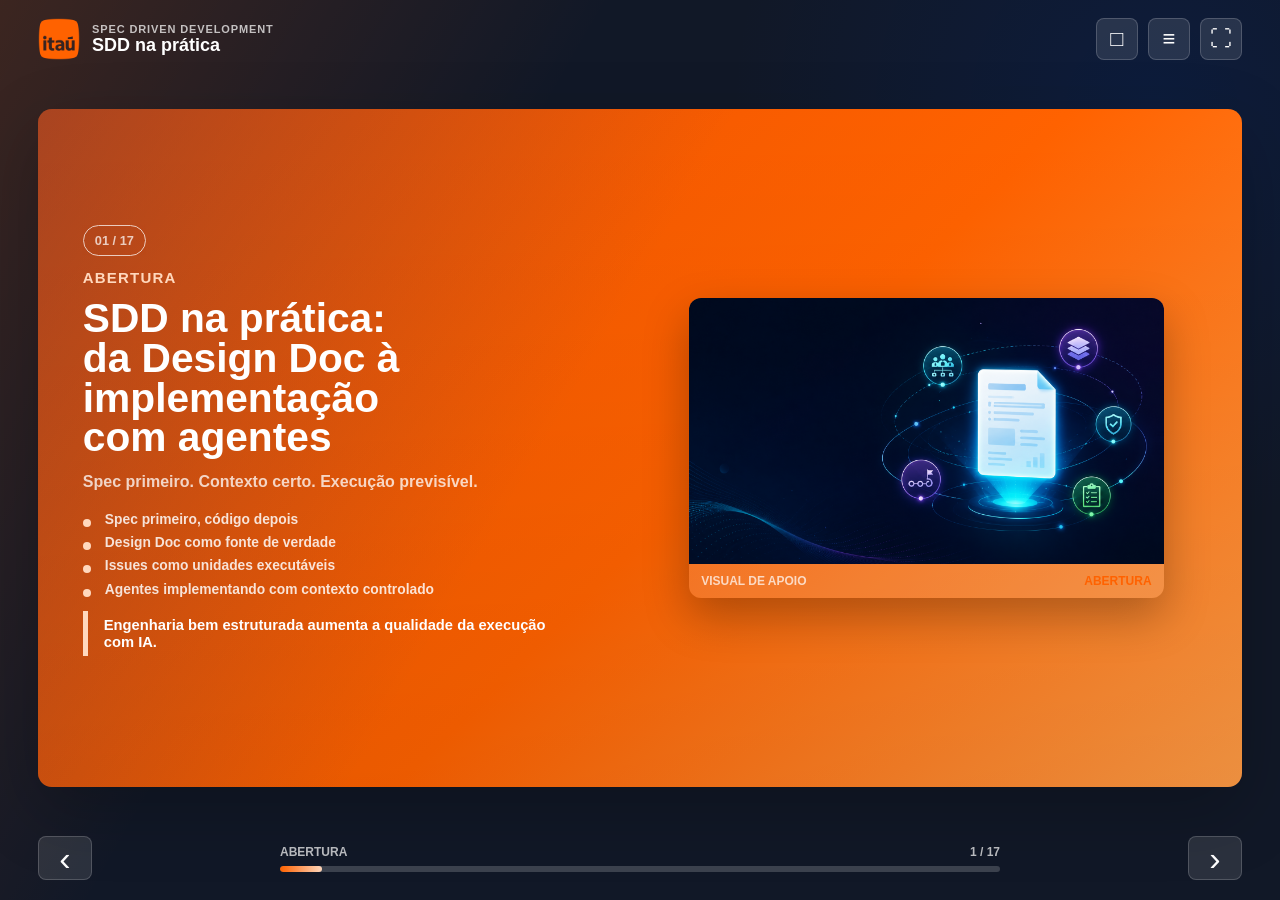
<file: demo/index.html>
<!doctype html>
<html lang="pt-BR">
  <head>
    <meta charset="utf-8" />
    <meta name="viewport" content="width=device-width, initial-scale=1" />
    <title>SDD na prática | Itaú</title>
    <link rel="stylesheet" href="./styles.css" />
  </head>
  <body>
    <main class="deck-shell" aria-live="polite">
      <section class="topbar" aria-label="Controles da apresentação">
        <div class="brand-lockup">
          <img src="./Itaú_Unibanco_logo_2023.svg.png" alt="Itaú" />
          <div>
            <span class="eyebrow">Spec Driven Development</span>
            <strong>SDD na prática</strong>
          </div>
        </div>

        <div class="topbar-actions">
          <button class="icon-button" type="button" data-action="overview" aria-label="Abrir visão geral" title="Visão geral (O)">
            <span aria-hidden="true">□</span>
          </button>
          <button class="icon-button" type="button" data-action="notes" aria-label="Abrir notas do apresentador" title="Notas (S)">
            <span aria-hidden="true">≡</span>
          </button>
          <button class="icon-button" type="button" data-action="fullscreen" aria-label="Tela cheia" title="Tela cheia (F)">
            <span aria-hidden="true">⛶</span>
          </button>
        </div>
      </section>

      <section class="stage-wrap">
        <article id="slide" class="slide" tabindex="-1"></article>
      </section>

      <footer class="control-bar" aria-label="Navegação">
        <button class="nav-button" type="button" data-action="prev" aria-label="Slide anterior">
          <span aria-hidden="true">‹</span>
        </button>
        <div class="progress-area">
          <div class="slide-meta">
            <span id="chapterLabel">Abertura</span>
            <span id="counter">1 / 17</span>
          </div>
          <div class="progress-track" aria-hidden="true">
            <div id="progressBar" class="progress-bar"></div>
          </div>
        </div>
        <button class="nav-button" type="button" data-action="next" aria-label="Próximo slide">
          <span aria-hidden="true">›</span>
        </button>
      </footer>
    </main>

    <dialog id="notesDialog" class="notes-dialog" aria-labelledby="notesTitle">
      <div class="dialog-head">
        <div>
          <span id="notesKicker" class="eyebrow">Notas do apresentador</span>
          <h2 id="notesTitle"></h2>
        </div>
        <button class="icon-button" type="button" data-action="close-notes" aria-label="Fechar notas">×</button>
      </div>
      <div id="notesContent" class="notes-content"></div>
    </dialog>

    <dialog id="overviewDialog" class="overview-dialog" aria-labelledby="overviewTitle">
      <div class="dialog-head">
        <div>
          <span class="eyebrow">Mapa da apresentação</span>
          <h2 id="overviewTitle">17 slides para apresentar SDD com agentes</h2>
        </div>
        <button class="icon-button" type="button" data-action="close-overview" aria-label="Fechar visão geral">×</button>
      </div>
      <div id="overviewGrid" class="overview-grid"></div>
    </dialog>

    <script src="./app.js"></script>
  </body>
</html>
</file>
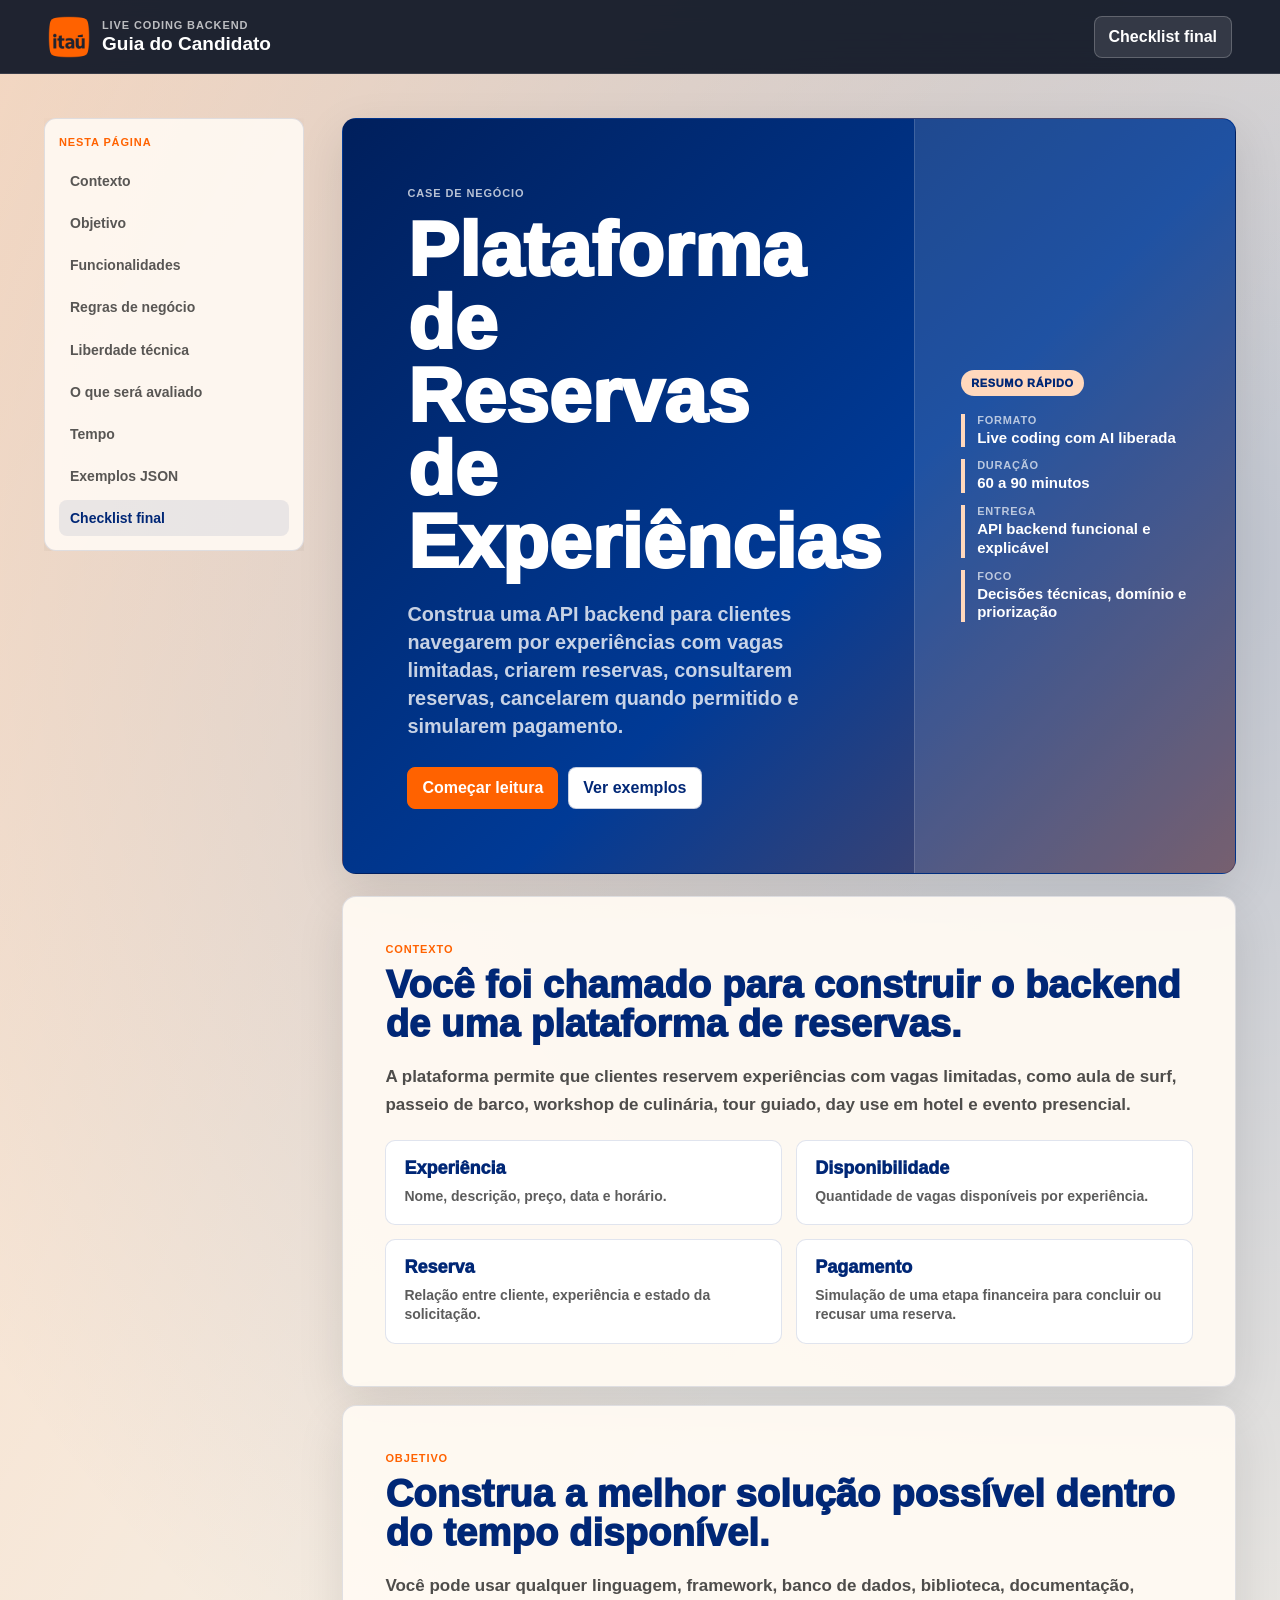
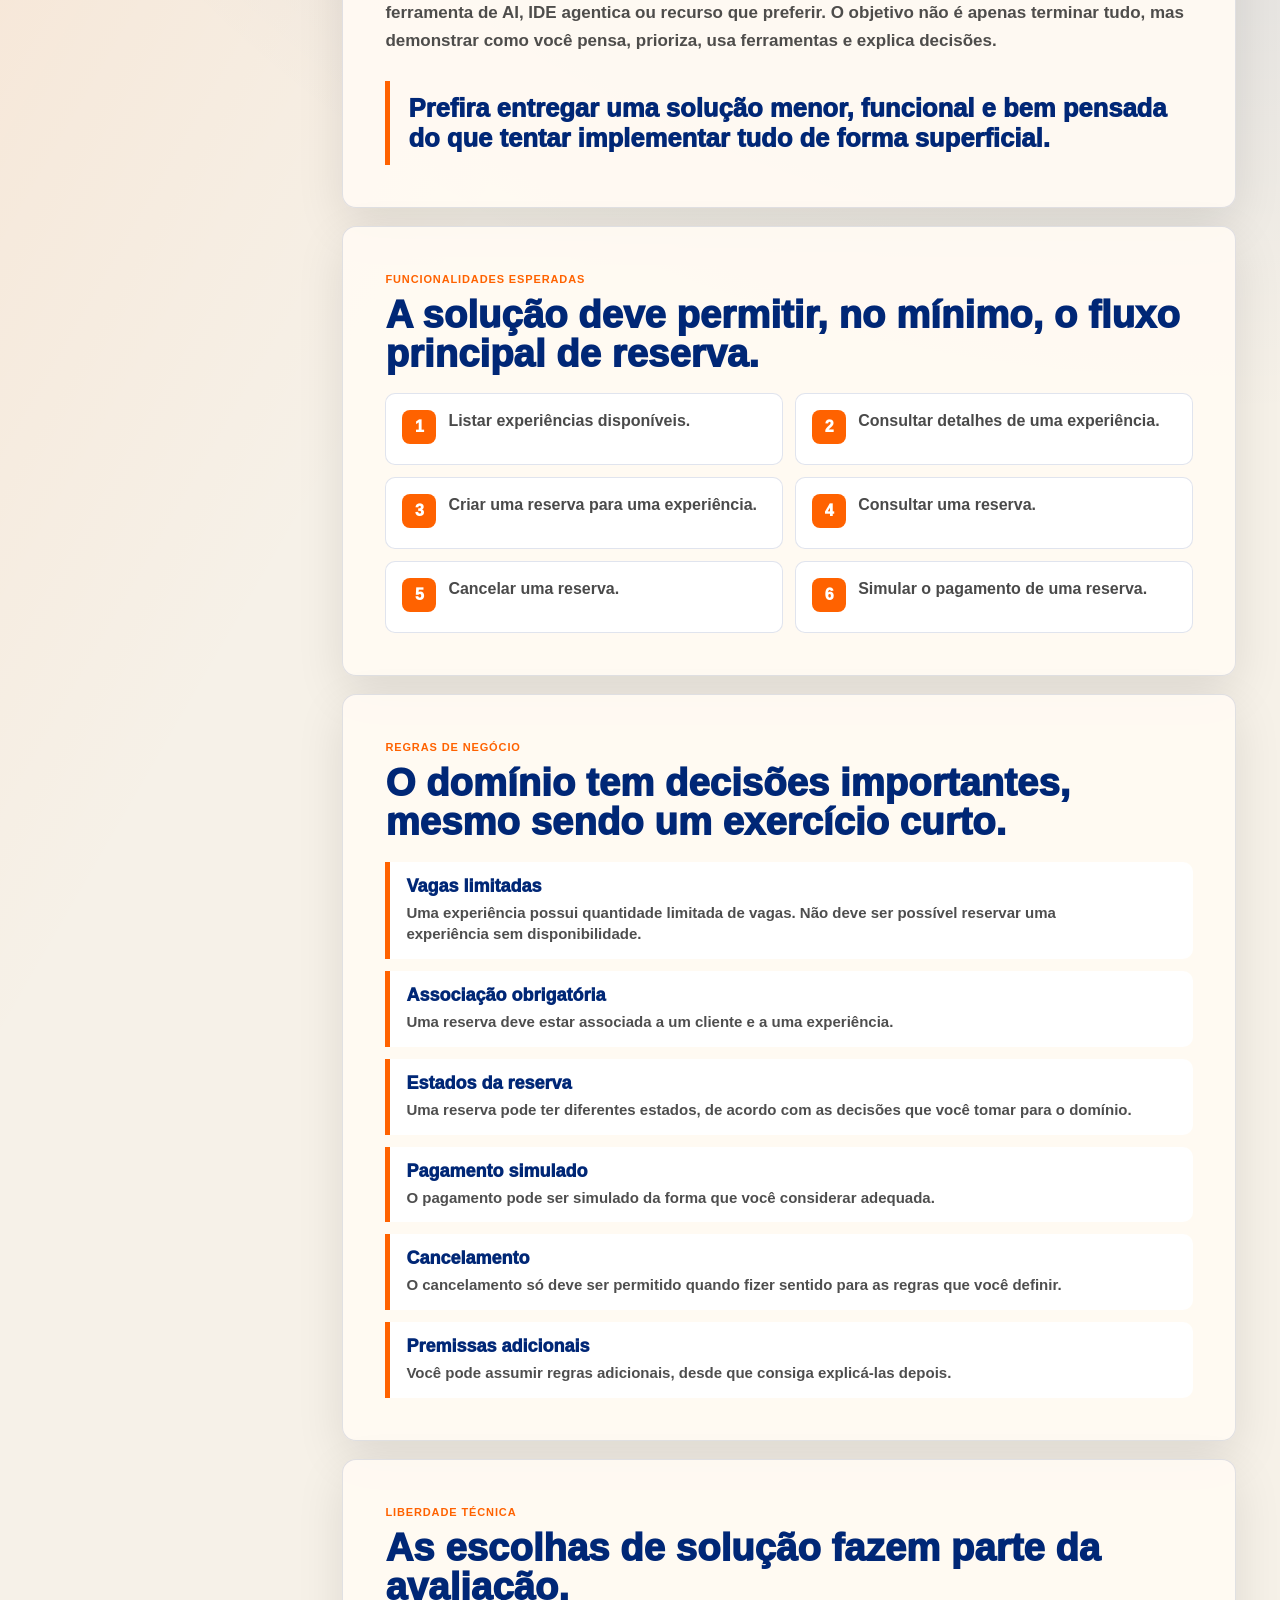
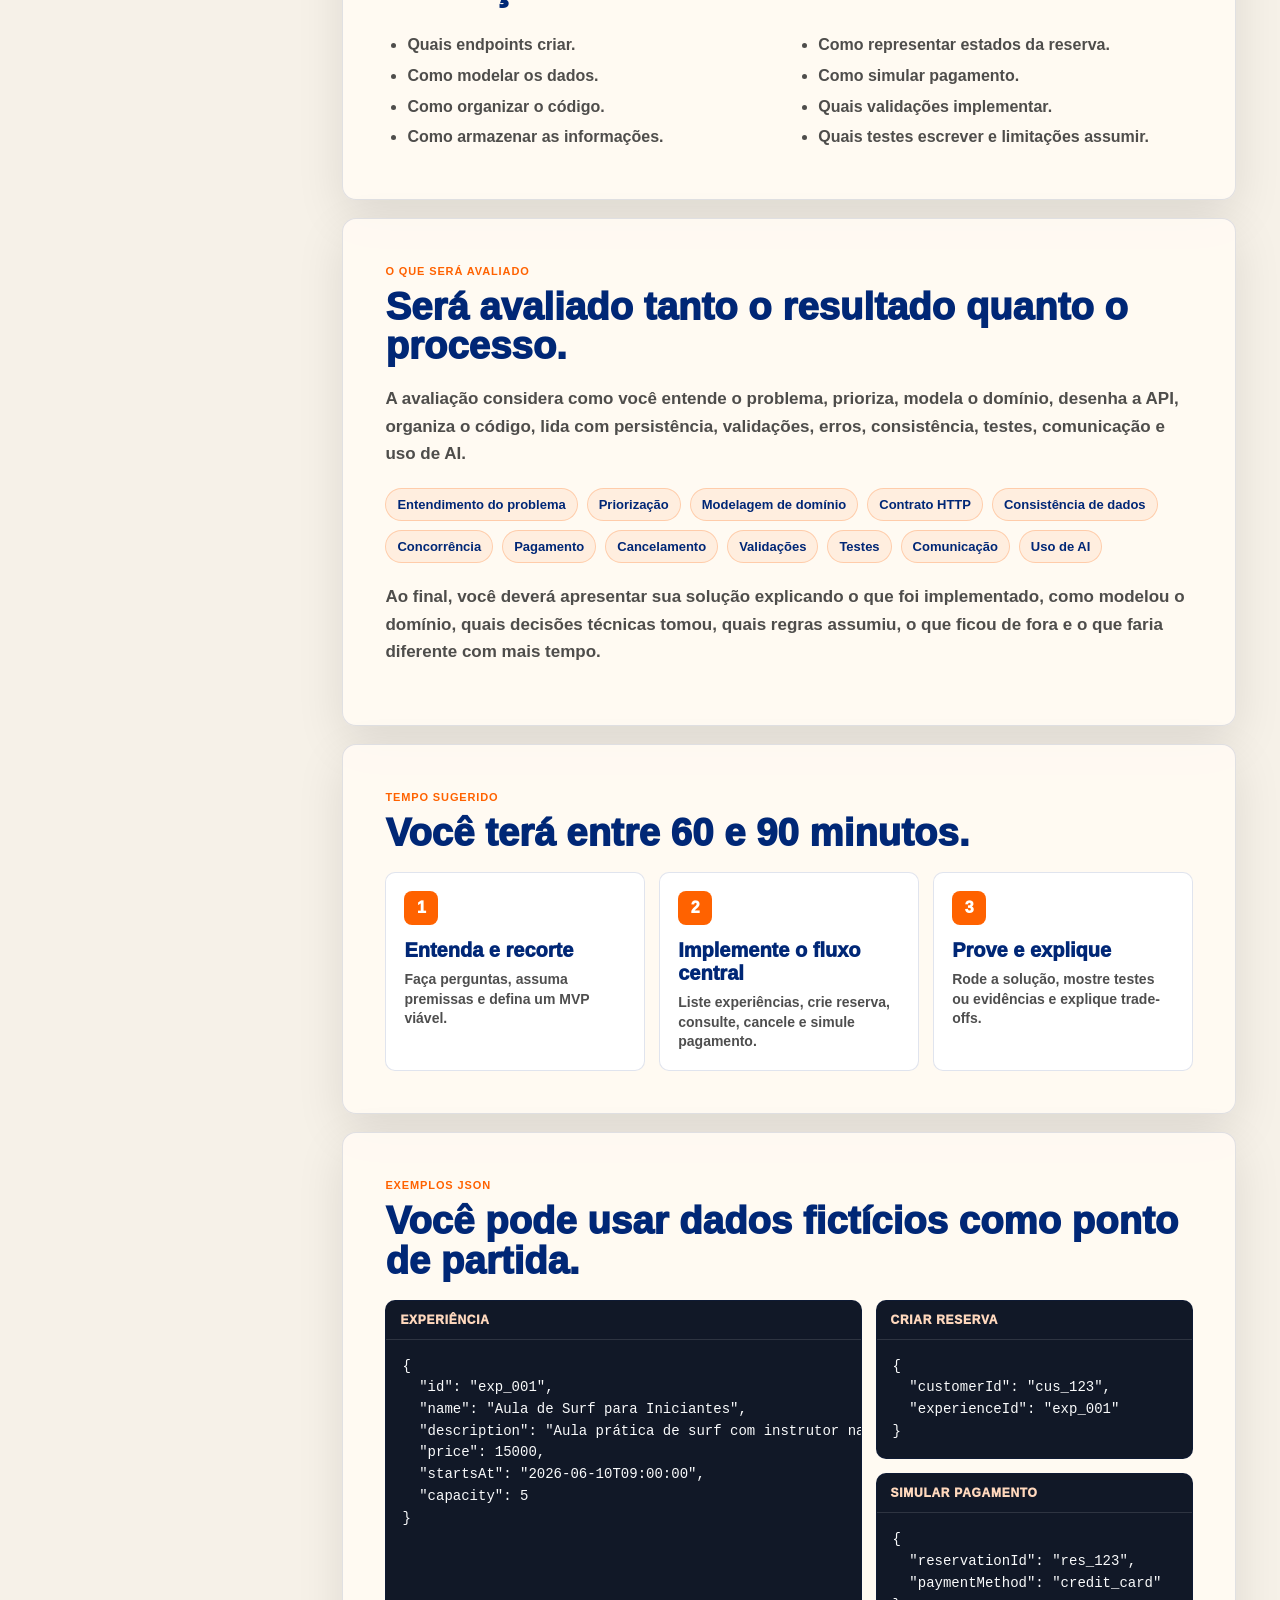
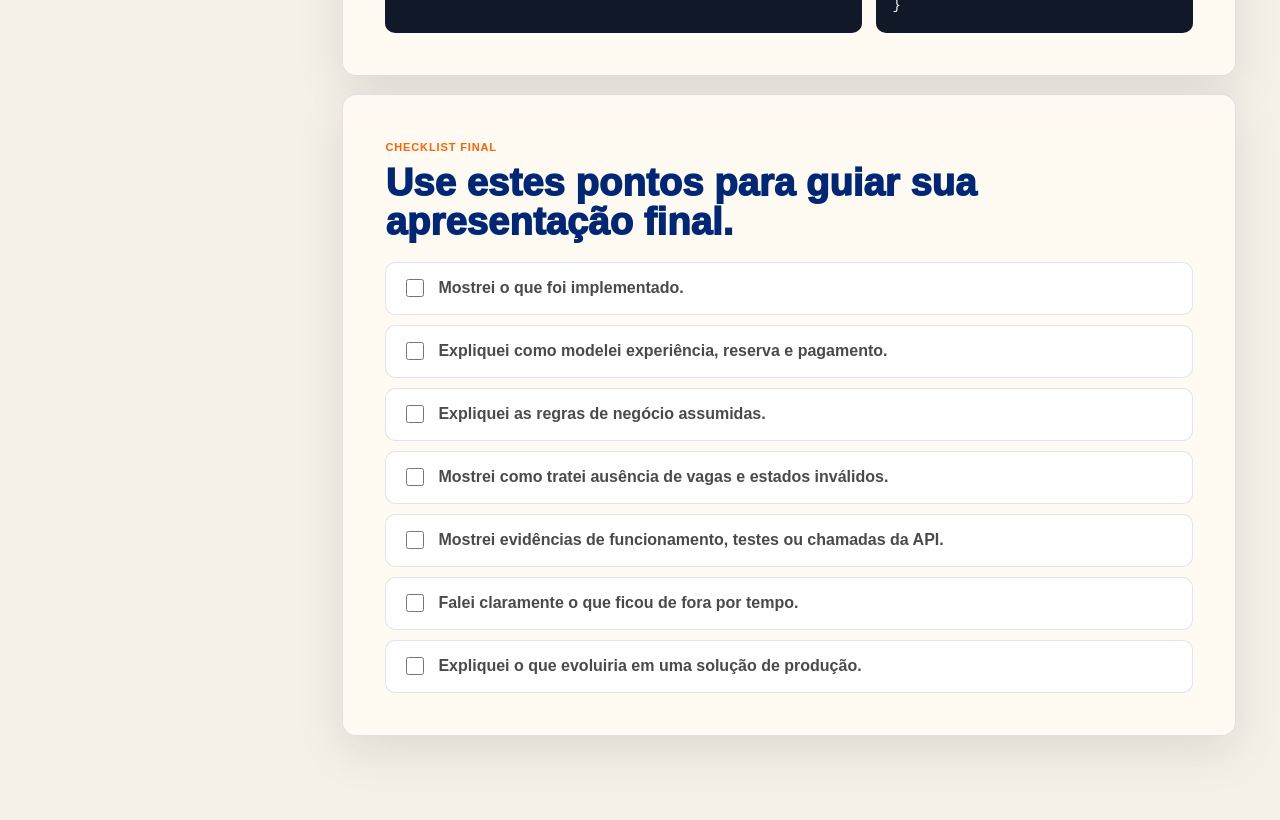
<file: demo/live-coding-candidato.html>
<!doctype html>
<html lang="pt-BR">
  <head>
    <meta charset="utf-8" />
    <meta name="viewport" content="width=device-width, initial-scale=1" />
    <title>Live Coding Backend | Guia do Candidato</title>
    <link rel="stylesheet" href="./guide.css" />
  </head>
  <body class="guide-page candidate-page">
    <header class="site-header">
      <a class="brand-lockup" href="./index.html" aria-label="Voltar para a apresentação">
        <img src="./Itaú_Unibanco_logo_2023.svg.png" alt="Itaú" />
        <span>
          <small>Live Coding Backend</small>
          <strong>Guia do Candidato</strong>
        </span>
      </a>
      <nav class="header-actions" aria-label="Ações da página">
        <a class="ghost-button" href="#checklist">Checklist final</a>
        <button class="icon-button" type="button" data-action="toggle-nav" aria-label="Abrir navegação">☰</button>
      </nav>
    </header>

    <main class="guide-shell">
      <aside class="side-nav" data-nav>
        <div class="side-nav-inner">
          <span class="nav-kicker">Nesta página</span>
          <a href="#contexto">Contexto</a>
          <a href="#objetivo">Objetivo</a>
          <a href="#funcionalidades">Funcionalidades</a>
          <a href="#regras">Regras de negócio</a>
          <a href="#liberdade">Liberdade técnica</a>
          <a href="#avaliacao">O que será avaliado</a>
          <a href="#tempo">Tempo</a>
          <a href="#exemplos">Exemplos JSON</a>
          <a href="#checklist">Checklist final</a>
        </div>
      </aside>

      <article class="document">
        <section class="hero-section" id="topo">
          <div class="hero-copy">
            <span class="eyebrow">Case de negócio</span>
            <h1>Plataforma de Reservas de Experiências</h1>
            <p>
              Construa uma API backend para clientes navegarem por experiências com vagas limitadas,
              criarem reservas, consultarem reservas, cancelarem quando permitido e simularem pagamento.
            </p>
            <div class="hero-actions" aria-label="Atalhos principais">
              <a class="primary-button" href="#objetivo">Começar leitura</a>
              <a class="secondary-button" href="#exemplos">Ver exemplos</a>
            </div>
          </div>
          <div class="summary-panel" aria-label="Resumo do desafio">
            <span class="panel-label">Resumo rápido</span>
            <dl class="meta-grid">
              <div>
                <dt>Formato</dt>
                <dd>Live coding com AI liberada</dd>
              </div>
              <div>
                <dt>Duração</dt>
                <dd>60 a 90 minutos</dd>
              </div>
              <div>
                <dt>Entrega</dt>
                <dd>API backend funcional e explicável</dd>
              </div>
              <div>
                <dt>Foco</dt>
                <dd>Decisões técnicas, domínio e priorização</dd>
              </div>
            </dl>
          </div>
        </section>

        <section class="content-section" id="contexto">
          <div class="section-heading">
            <span class="eyebrow dark">Contexto</span>
            <h2>Você foi chamado para construir o backend de uma plataforma de reservas.</h2>
          </div>
          <p>
            A plataforma permite que clientes reservem experiências com vagas limitadas, como aula de surf,
            passeio de barco, workshop de culinária, tour guiado, day use em hotel e evento presencial.
          </p>
          <div class="feature-grid">
            <article class="mini-card">
              <strong>Experiência</strong>
              <span>Nome, descrição, preço, data e horário.</span>
            </article>
            <article class="mini-card">
              <strong>Disponibilidade</strong>
              <span>Quantidade de vagas disponíveis por experiência.</span>
            </article>
            <article class="mini-card">
              <strong>Reserva</strong>
              <span>Relação entre cliente, experiência e estado da solicitação.</span>
            </article>
            <article class="mini-card">
              <strong>Pagamento</strong>
              <span>Simulação de uma etapa financeira para concluir ou recusar uma reserva.</span>
            </article>
          </div>
        </section>

        <section class="content-section" id="objetivo">
          <div class="section-heading">
            <span class="eyebrow dark">Objetivo</span>
            <h2>Construa a melhor solução possível dentro do tempo disponível.</h2>
          </div>
          <p>
            Você pode usar qualquer linguagem, framework, banco de dados, biblioteca, documentação,
            ferramenta de AI, IDE agentica ou recurso que preferir. O objetivo não é apenas terminar tudo,
            mas demonstrar como você pensa, prioriza, usa ferramentas e explica decisões.
          </p>
          <blockquote class="callout">
            Prefira entregar uma solução menor, funcional e bem pensada do que tentar implementar tudo de
            forma superficial.
          </blockquote>
        </section>

        <section class="content-section" id="funcionalidades">
          <div class="section-heading">
            <span class="eyebrow dark">Funcionalidades esperadas</span>
            <h2>A solução deve permitir, no mínimo, o fluxo principal de reserva.</h2>
          </div>
          <ol class="number-list">
            <li>Listar experiências disponíveis.</li>
            <li>Consultar detalhes de uma experiência.</li>
            <li>Criar uma reserva para uma experiência.</li>
            <li>Consultar uma reserva.</li>
            <li>Cancelar uma reserva.</li>
            <li>Simular o pagamento de uma reserva.</li>
          </ol>
        </section>

        <section class="content-section" id="regras">
          <div class="section-heading">
            <span class="eyebrow dark">Regras de negócio</span>
            <h2>O domínio tem decisões importantes, mesmo sendo um exercício curto.</h2>
          </div>
          <div class="rule-list">
            <article>
              <strong>Vagas limitadas</strong>
              <p>Uma experiência possui quantidade limitada de vagas. Não deve ser possível reservar uma experiência sem disponibilidade.</p>
            </article>
            <article>
              <strong>Associação obrigatória</strong>
              <p>Uma reserva deve estar associada a um cliente e a uma experiência.</p>
            </article>
            <article>
              <strong>Estados da reserva</strong>
              <p>Uma reserva pode ter diferentes estados, de acordo com as decisões que você tomar para o domínio.</p>
            </article>
            <article>
              <strong>Pagamento simulado</strong>
              <p>O pagamento pode ser simulado da forma que você considerar adequada.</p>
            </article>
            <article>
              <strong>Cancelamento</strong>
              <p>O cancelamento só deve ser permitido quando fizer sentido para as regras que você definir.</p>
            </article>
            <article>
              <strong>Premissas adicionais</strong>
              <p>Você pode assumir regras adicionais, desde que consiga explicá-las depois.</p>
            </article>
          </div>
        </section>

        <section class="content-section" id="liberdade">
          <div class="section-heading">
            <span class="eyebrow dark">Liberdade técnica</span>
            <h2>As escolhas de solução fazem parte da avaliação.</h2>
          </div>
          <div class="split-list">
            <ul>
              <li>Quais endpoints criar.</li>
              <li>Como modelar os dados.</li>
              <li>Como organizar o código.</li>
              <li>Como armazenar as informações.</li>
            </ul>
            <ul>
              <li>Como representar estados da reserva.</li>
              <li>Como simular pagamento.</li>
              <li>Quais validações implementar.</li>
              <li>Quais testes escrever e limitações assumir.</li>
            </ul>
          </div>
        </section>

        <section class="content-section" id="avaliacao">
          <div class="section-heading">
            <span class="eyebrow dark">O que será avaliado</span>
            <h2>Será avaliado tanto o resultado quanto o processo.</h2>
          </div>
          <p>
            A avaliação considera como você entende o problema, prioriza, modela o domínio, desenha a API,
            organiza o código, lida com persistência, validações, erros, consistência, testes, comunicação
            e uso de AI.
          </p>
          <div class="pill-cloud" aria-label="Dimensões avaliadas">
            <span>Entendimento do problema</span>
            <span>Priorização</span>
            <span>Modelagem de domínio</span>
            <span>Contrato HTTP</span>
            <span>Consistência de dados</span>
            <span>Concorrência</span>
            <span>Pagamento</span>
            <span>Cancelamento</span>
            <span>Validações</span>
            <span>Testes</span>
            <span>Comunicação</span>
            <span>Uso de AI</span>
          </div>
          <p>
            Ao final, você deverá apresentar sua solução explicando o que foi implementado, como modelou o
            domínio, quais decisões técnicas tomou, quais regras assumiu, o que ficou de fora e o que faria
            diferente com mais tempo.
          </p>
        </section>

        <section class="content-section" id="tempo">
          <div class="section-heading">
            <span class="eyebrow dark">Tempo sugerido</span>
            <h2>Você terá entre 60 e 90 minutos.</h2>
          </div>
          <div class="timeline">
            <article>
              <span>1</span>
              <strong>Entenda e recorte</strong>
              <p>Faça perguntas, assuma premissas e defina um MVP viável.</p>
            </article>
            <article>
              <span>2</span>
              <strong>Implemente o fluxo central</strong>
              <p>Liste experiências, crie reserva, consulte, cancele e simule pagamento.</p>
            </article>
            <article>
              <span>3</span>
              <strong>Prove e explique</strong>
              <p>Rode a solução, mostre testes ou evidências e explique trade-offs.</p>
            </article>
          </div>
        </section>

        <section class="content-section" id="exemplos">
          <div class="section-heading">
            <span class="eyebrow dark">Exemplos JSON</span>
            <h2>Você pode usar dados fictícios como ponto de partida.</h2>
          </div>
          <div class="code-grid">
            <figure class="code-card">
              <figcaption>Experiência</figcaption>
              <pre><code>{
  "id": "exp_001",
  "name": "Aula de Surf para Iniciantes",
  "description": "Aula prática de surf com instrutor na Praia do Tombo.",
  "price": 15000,
  "startsAt": "2026-06-10T09:00:00",
  "capacity": 5
}</code></pre>
            </figure>
            <figure class="code-card">
              <figcaption>Criar reserva</figcaption>
              <pre><code>{
  "customerId": "cus_123",
  "experienceId": "exp_001"
}</code></pre>
            </figure>
            <figure class="code-card">
              <figcaption>Simular pagamento</figcaption>
              <pre><code>{
  "reservationId": "res_123",
  "paymentMethod": "credit_card"
}</code></pre>
            </figure>
          </div>
        </section>

        <section class="content-section final-section" id="checklist">
          <div class="section-heading">
            <span class="eyebrow dark">Checklist final</span>
            <h2>Use estes pontos para guiar sua apresentação final.</h2>
          </div>
          <div class="checklist" data-checklist="candidate-final">
            <label><input type="checkbox" /> Mostrei o que foi implementado.</label>
            <label><input type="checkbox" /> Expliquei como modelei experiência, reserva e pagamento.</label>
            <label><input type="checkbox" /> Expliquei as regras de negócio assumidas.</label>
            <label><input type="checkbox" /> Mostrei como tratei ausência de vagas e estados inválidos.</label>
            <label><input type="checkbox" /> Mostrei evidências de funcionamento, testes ou chamadas da API.</label>
            <label><input type="checkbox" /> Falei claramente o que ficou de fora por tempo.</label>
            <label><input type="checkbox" /> Expliquei o que evoluiria em uma solução de produção.</label>
          </div>
        </section>
      </article>
    </main>

    <script src="./guide.js"></script>
  </body>
</html>
</file>
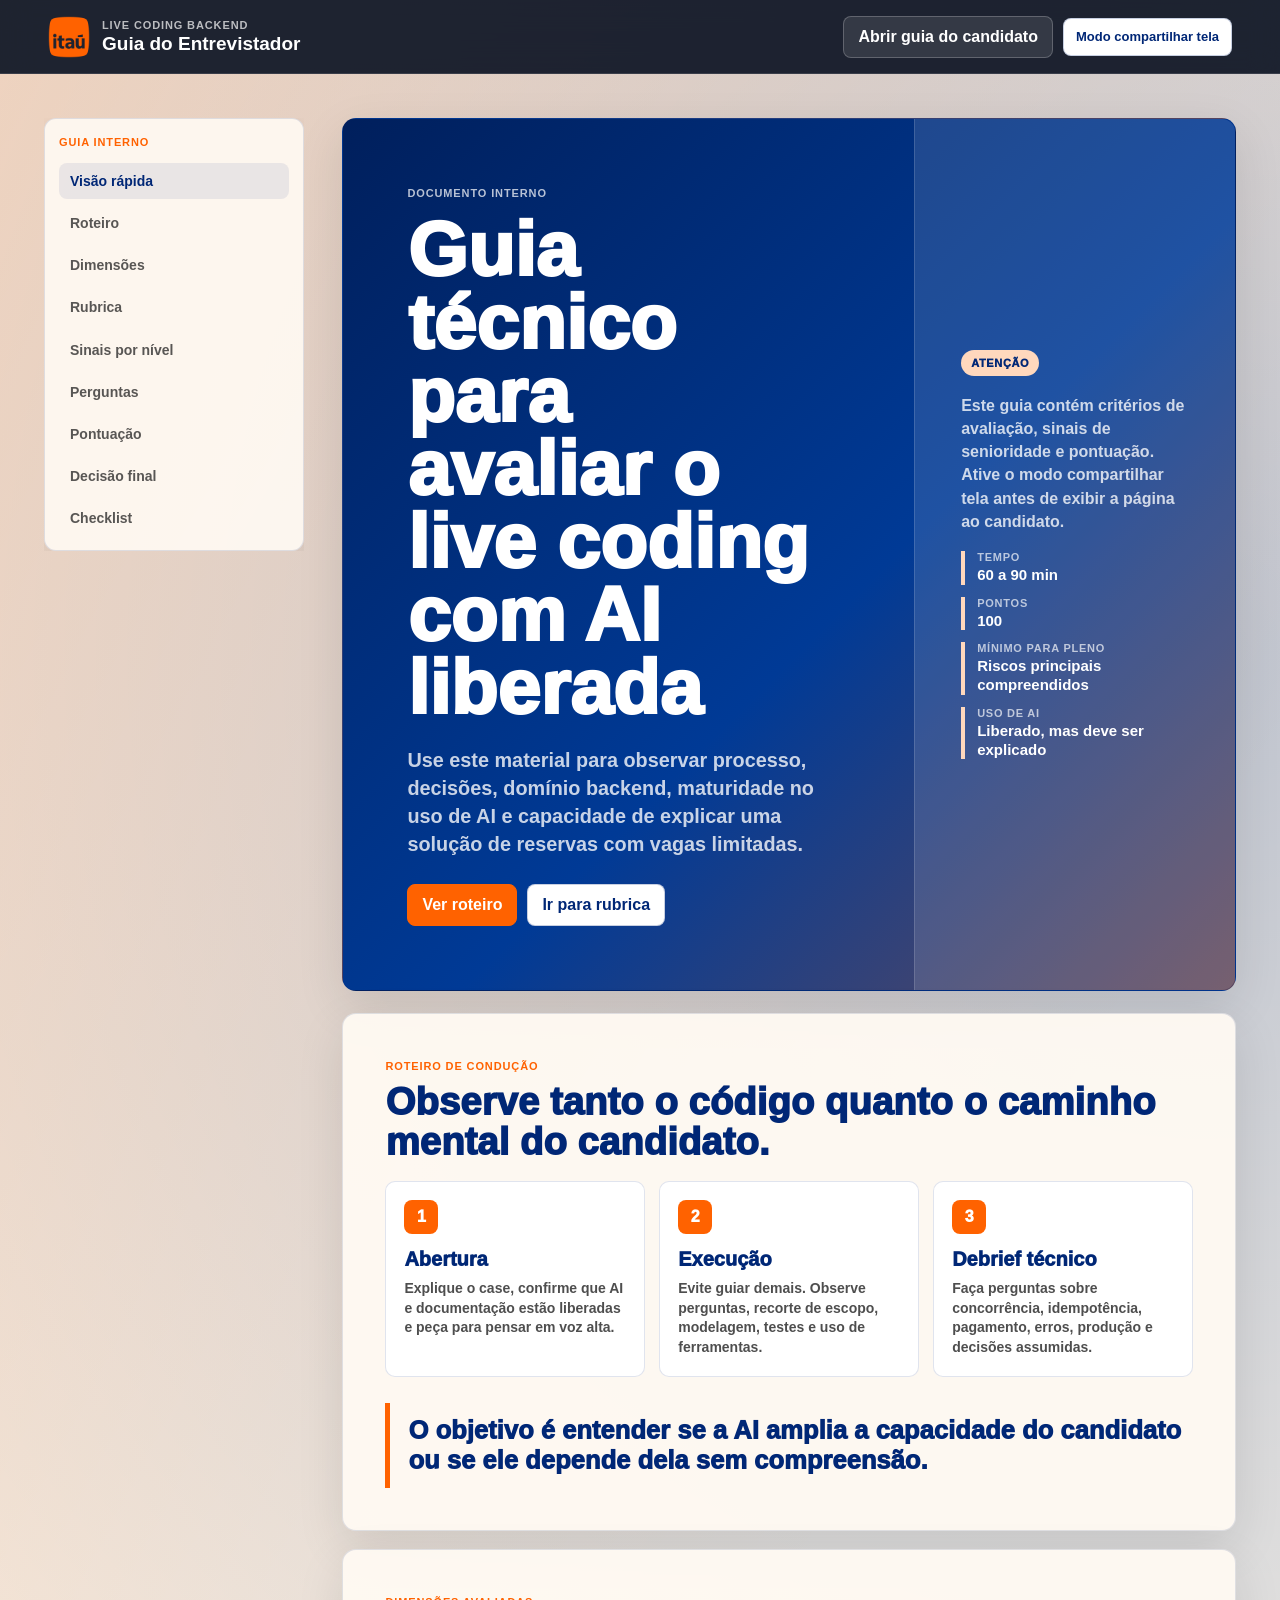
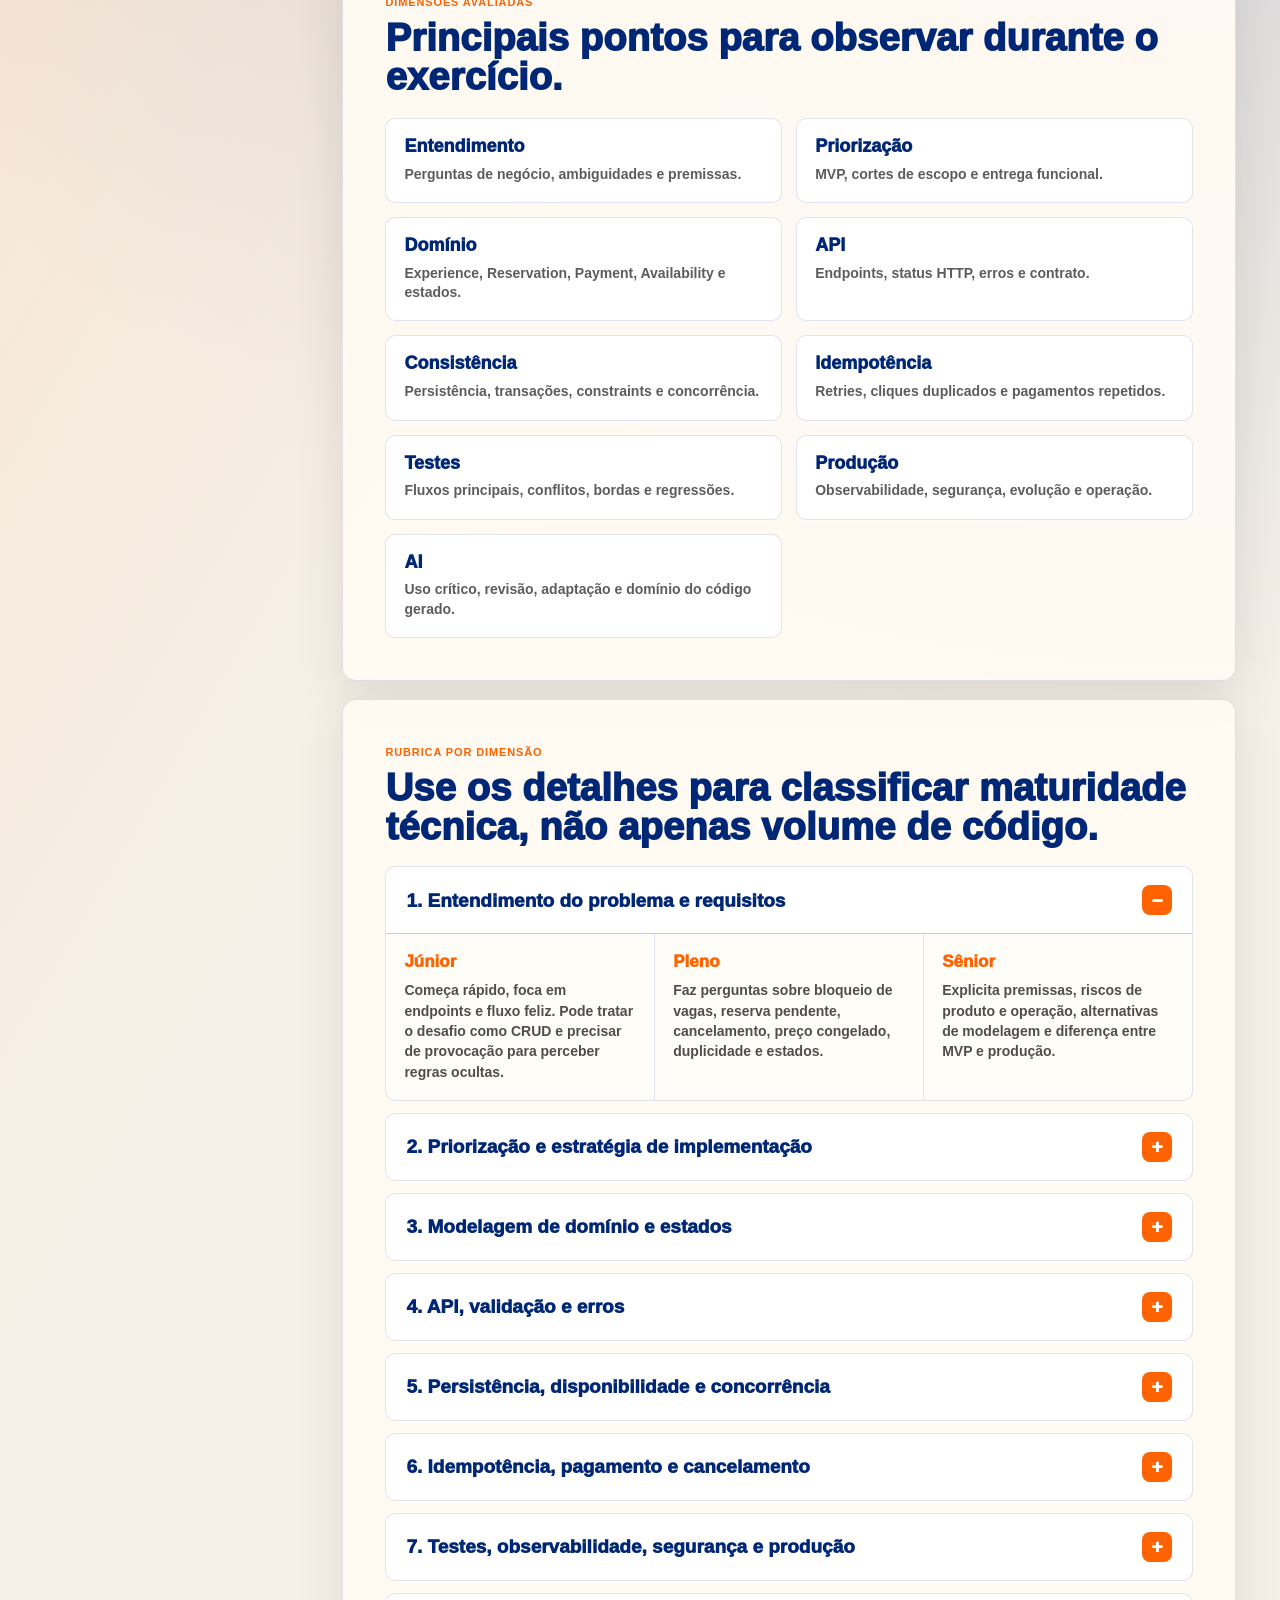
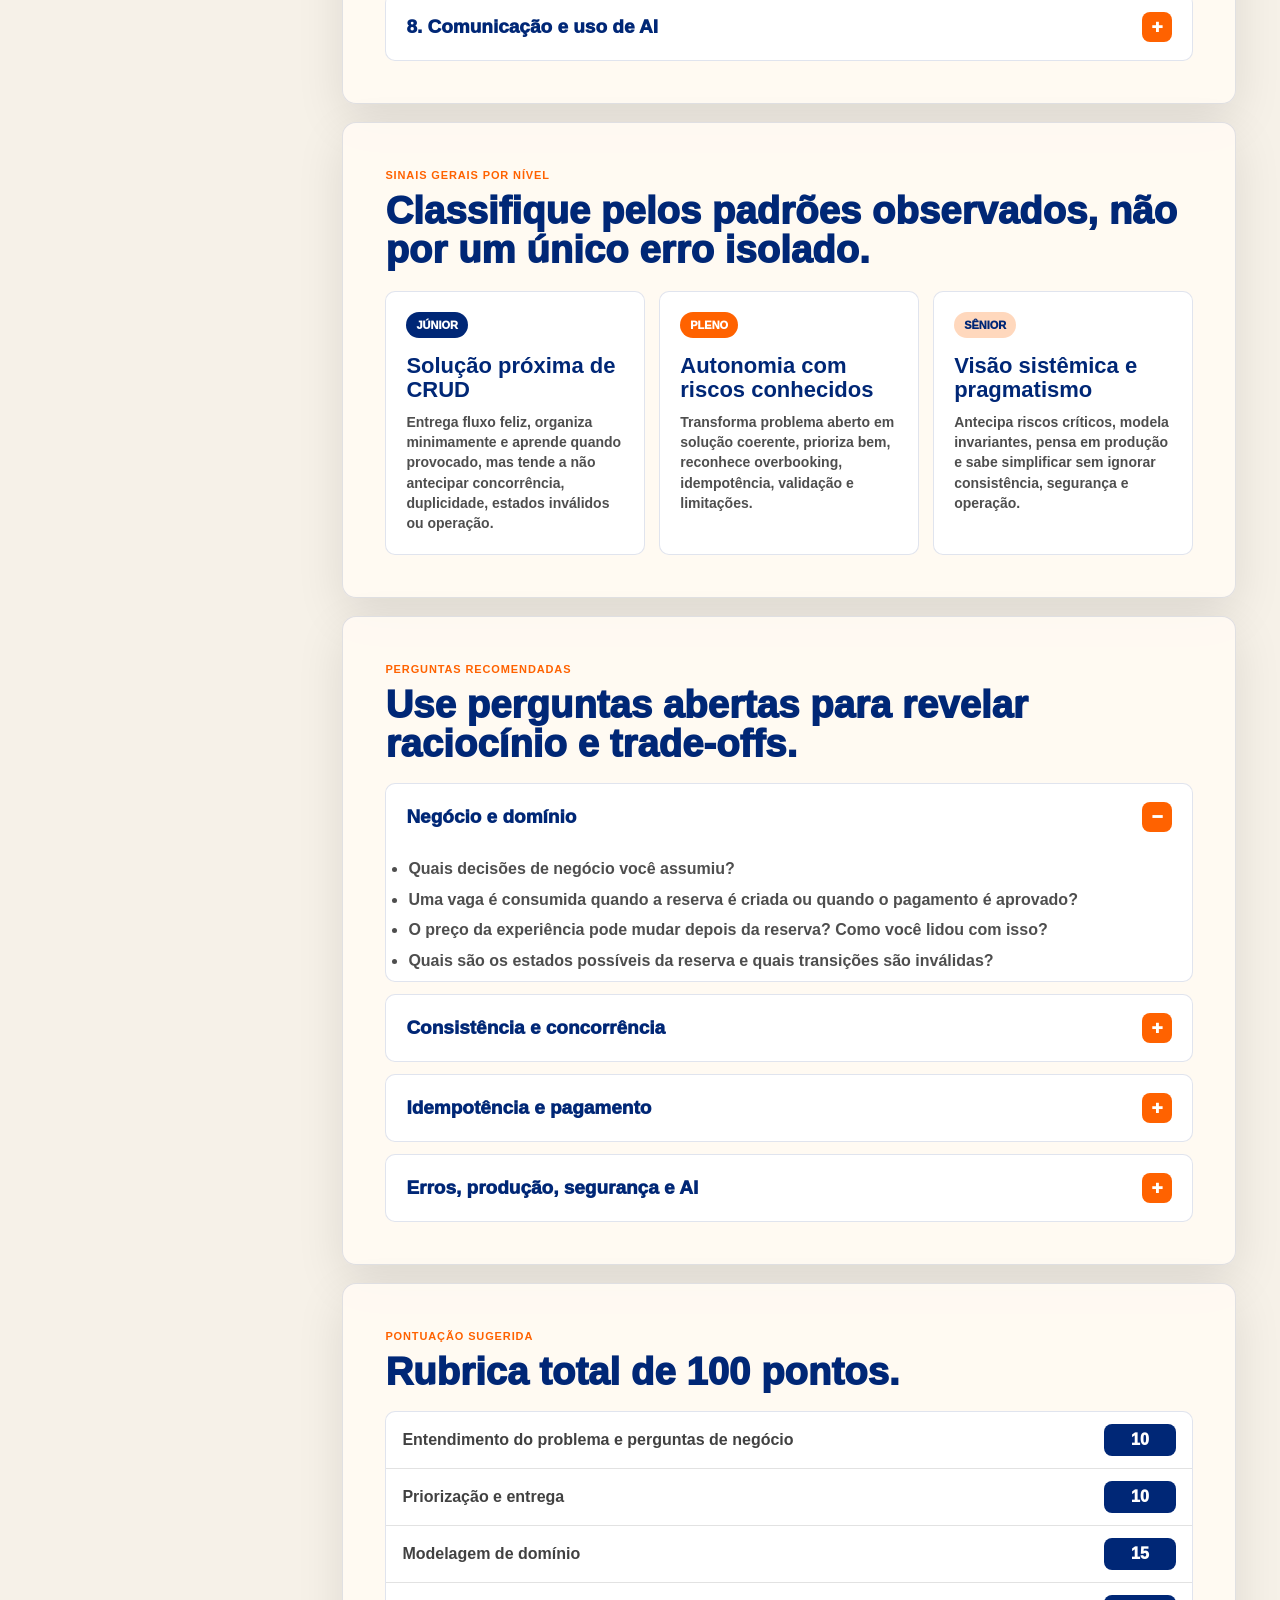
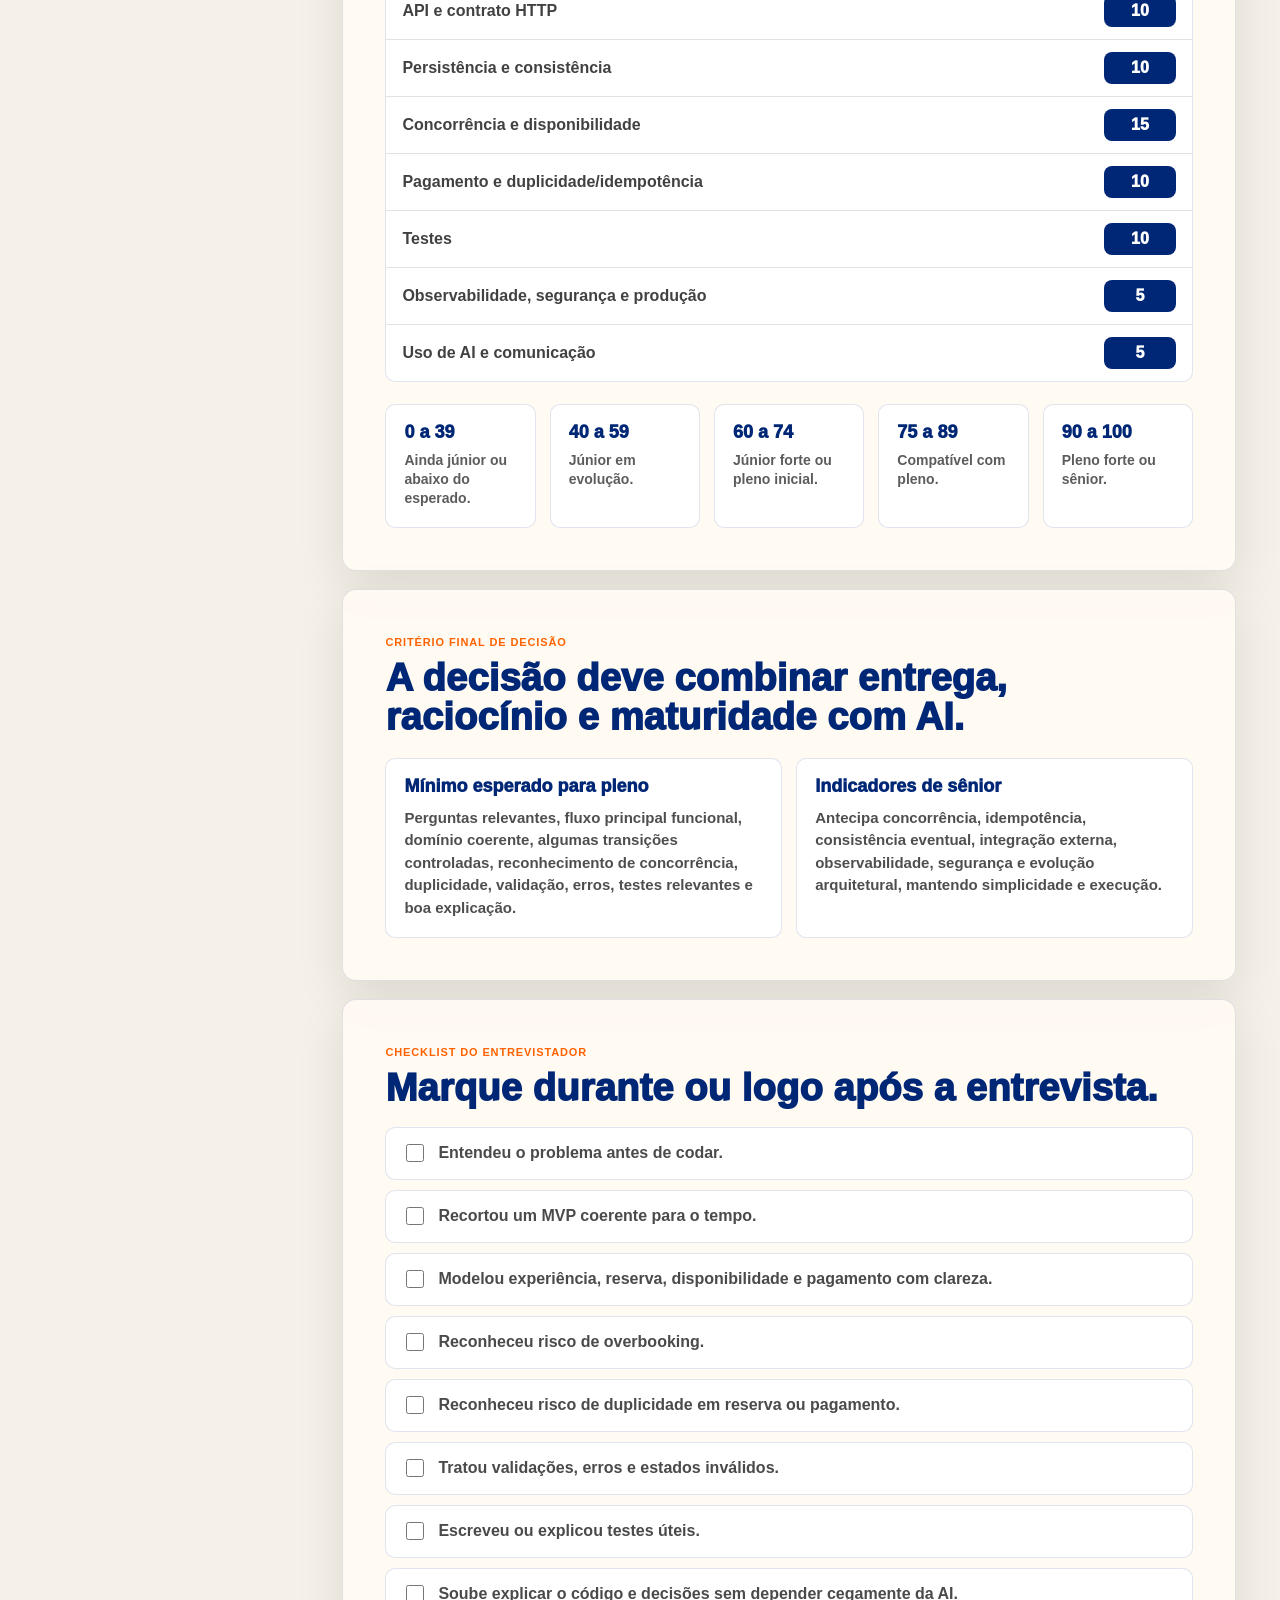
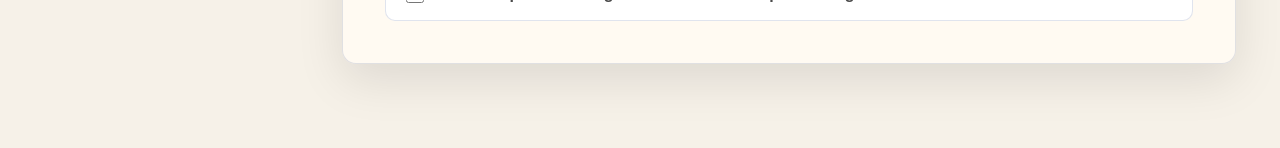
<file: demo/live-coding-entrevistador.html>
<!doctype html>
<html lang="pt-BR">
  <head>
    <meta charset="utf-8" />
    <meta name="viewport" content="width=device-width, initial-scale=1" />
    <title>Live Coding Backend | Guia do Entrevistador</title>
    <link rel="stylesheet" href="./guide.css" />
  </head>
  <body class="guide-page interviewer-page">
    <header class="site-header">
      <a class="brand-lockup" href="./index.html" aria-label="Voltar para a apresentação">
        <img src="./Itaú_Unibanco_logo_2023.svg.png" alt="Itaú" />
        <span>
          <small>Live Coding Backend</small>
          <strong>Guia do Entrevistador</strong>
        </span>
      </a>
      <nav class="header-actions" aria-label="Ações da página">
        <a class="ghost-button" href="./live-coding-candidato.html">Abrir guia do candidato</a>
        <button class="secondary-button compact" type="button" data-action="screen-mode" aria-pressed="false">
          Modo compartilhar tela
        </button>
        <button class="icon-button" type="button" data-action="toggle-nav" aria-label="Abrir navegação">☰</button>
      </nav>
    </header>

    <main class="guide-shell">
      <aside class="side-nav" data-nav>
        <div class="side-nav-inner">
          <span class="nav-kicker">Guia interno</span>
          <a href="#visao">Visão rápida</a>
          <a href="#roteiro">Roteiro</a>
          <a href="#dimensoes">Dimensões</a>
          <a href="#rubrica" data-private>Rubrica</a>
          <a href="#sinais" data-private>Sinais por nível</a>
          <a href="#perguntas" data-private>Perguntas</a>
          <a href="#pontuacao" data-private>Pontuação</a>
          <a href="#decisao" data-private>Decisão final</a>
          <a href="#checklist">Checklist</a>
        </div>
      </aside>

      <article class="document">
        <section class="hero-section" id="visao">
          <div class="hero-copy">
            <span class="eyebrow">Documento interno</span>
            <h1>Guia técnico para avaliar o live coding com AI liberada</h1>
            <p>
              Use este material para observar processo, decisões, domínio backend, maturidade no uso de AI
              e capacidade de explicar uma solução de reservas com vagas limitadas.
            </p>
            <div class="hero-actions">
              <a class="primary-button" href="#roteiro">Ver roteiro</a>
              <a class="secondary-button" href="#rubrica">Ir para rubrica</a>
            </div>
          </div>
          <div class="summary-panel private-panel" data-private>
            <span class="panel-label">Atenção</span>
            <p>
              Este guia contém critérios de avaliação, sinais de senioridade e pontuação. Ative o modo
              compartilhar tela antes de exibir a página ao candidato.
            </p>
            <dl class="meta-grid">
              <div>
                <dt>Tempo</dt>
                <dd>60 a 90 min</dd>
              </div>
              <div>
                <dt>Pontos</dt>
                <dd>100</dd>
              </div>
              <div>
                <dt>Mínimo para pleno</dt>
                <dd>Riscos principais compreendidos</dd>
              </div>
              <div>
                <dt>Uso de AI</dt>
                <dd>Liberado, mas deve ser explicado</dd>
              </div>
            </dl>
          </div>
        </section>

        <section class="content-section" id="roteiro">
          <div class="section-heading">
            <span class="eyebrow dark">Roteiro de condução</span>
            <h2>Observe tanto o código quanto o caminho mental do candidato.</h2>
          </div>
          <div class="timeline">
            <article>
              <span>1</span>
              <strong>Abertura</strong>
              <p>Explique o case, confirme que AI e documentação estão liberadas e peça para pensar em voz alta.</p>
            </article>
            <article>
              <span>2</span>
              <strong>Execução</strong>
              <p>Evite guiar demais. Observe perguntas, recorte de escopo, modelagem, testes e uso de ferramentas.</p>
            </article>
            <article>
              <span>3</span>
              <strong>Debrief técnico</strong>
              <p>Faça perguntas sobre concorrência, idempotência, pagamento, erros, produção e decisões assumidas.</p>
            </article>
          </div>
          <blockquote class="callout">
            O objetivo é entender se a AI amplia a capacidade do candidato ou se ele depende dela sem compreensão.
          </blockquote>
        </section>

        <section class="content-section" id="dimensoes">
          <div class="section-heading">
            <span class="eyebrow dark">Dimensões avaliadas</span>
            <h2>Principais pontos para observar durante o exercício.</h2>
          </div>
          <div class="dimension-grid">
            <article><strong>Entendimento</strong><span>Perguntas de negócio, ambiguidades e premissas.</span></article>
            <article><strong>Priorização</strong><span>MVP, cortes de escopo e entrega funcional.</span></article>
            <article><strong>Domínio</strong><span>Experience, Reservation, Payment, Availability e estados.</span></article>
            <article><strong>API</strong><span>Endpoints, status HTTP, erros e contrato.</span></article>
            <article><strong>Consistência</strong><span>Persistência, transações, constraints e concorrência.</span></article>
            <article><strong>Idempotência</strong><span>Retries, cliques duplicados e pagamentos repetidos.</span></article>
            <article><strong>Testes</strong><span>Fluxos principais, conflitos, bordas e regressões.</span></article>
            <article><strong>Produção</strong><span>Observabilidade, segurança, evolução e operação.</span></article>
            <article><strong>AI</strong><span>Uso crítico, revisão, adaptação e domínio do código gerado.</span></article>
          </div>
        </section>

        <section class="content-section private-section" id="rubrica" data-private>
          <div class="section-heading">
            <span class="eyebrow dark">Rubrica por dimensão</span>
            <h2>Use os detalhes para classificar maturidade técnica, não apenas volume de código.</h2>
          </div>

          <div class="accordion-group">
            <details class="accordion-card" open>
              <summary>1. Entendimento do problema e requisitos</summary>
              <div class="level-table">
                <article><strong>Júnior</strong><p>Começa rápido, foca em endpoints e fluxo feliz. Pode tratar o desafio como CRUD e precisar de provocação para perceber regras ocultas.</p></article>
                <article><strong>Pleno</strong><p>Faz perguntas sobre bloqueio de vagas, reserva pendente, cancelamento, preço congelado, duplicidade e estados.</p></article>
                <article><strong>Sênior</strong><p>Explicita premissas, riscos de produto e operação, alternativas de modelagem e diferença entre MVP e produção.</p></article>
              </div>
            </details>

            <details class="accordion-card">
              <summary>2. Priorização e estratégia de implementação</summary>
              <div class="level-table">
                <article><strong>Júnior</strong><p>Tenta implementar tudo ou segue a AI sem recorte. Pode gastar tempo em setup e não concluir o fluxo principal.</p></article>
                <article><strong>Pleno</strong><p>Começa pelo domínio e endpoints mínimos, entrega fluxo funcional e sabe dizer o que ficou de fora.</p></article>
                <article><strong>Sênior</strong><p>Define MVP técnico coerente, protege regras críticas, evita overengineering e mantém pontos de extensão claros.</p></article>
              </div>
            </details>

            <details class="accordion-card">
              <summary>3. Modelagem de domínio e estados</summary>
              <div class="level-table">
                <article><strong>Júnior</strong><p>Cria Experience e Reservation simples, mistura regra no controller e usa strings soltas para status.</p></article>
                <article><strong>Pleno</strong><p>Separa entidades principais, define status coerentes e coloca regras em services ou use cases.</p></article>
                <article><strong>Sênior</strong><p>Define invariantes, transições explícitas, consistência entre reserva e pagamento e alternativas de evolução.</p></article>
              </div>
            </details>

            <details class="accordion-card">
              <summary>4. API, validação e erros</summary>
              <div class="level-table">
                <article><strong>Júnior</strong><p>Endpoints funcionais, mas pouco padronizados. Pode retornar 200 para tudo ou vazar erro técnico.</p></article>
                <article><strong>Pleno</strong><p>Usa endpoints claros, status 201, 400, 404, 409 e 422, valida payloads e diferencia erro de negócio.</p></article>
                <article><strong>Sênior</strong><p>Pensa em contrato, evolução, OpenAPI, padronização de erro, correlation ID, paginação e compatibilidade.</p></article>
              </div>
            </details>

            <details class="accordion-card">
              <summary>5. Persistência, disponibilidade e concorrência</summary>
              <div class="level-table">
                <article><strong>Júnior</strong><p>Verifica vaga antes de salvar, mas pode não perceber corrida entre requisições simultâneas.</p></article>
                <article><strong>Pleno</strong><p>Reconhece overbooking e propõe transação, lock, constraint, controle otimista ou update condicional.</p></article>
                <article><strong>Sênior</strong><p>Compara estratégias, considera múltiplas instâncias, isolamento, retry, tabela de vagas e testes concorrentes.</p></article>
              </div>
            </details>

            <details class="accordion-card">
              <summary>6. Idempotência, pagamento e cancelamento</summary>
              <div class="level-table">
                <article><strong>Júnior</strong><p>Muda status diretamente, pode criar pagamentos duplicados e permitir transições inválidas.</p></article>
                <article><strong>Pleno</strong><p>Separa pagamento, entende retries, falhas, cancelamento coerente e pode propor Idempotency-Key.</p></article>
                <article><strong>Sênior</strong><p>Trata pagamento como integração externa, considera webhook, reconciliação, consistência eventual e reembolso.</p></article>
              </div>
            </details>

            <details class="accordion-card">
              <summary>7. Testes, observabilidade, segurança e produção</summary>
              <div class="level-table">
                <article><strong>Júnior</strong><p>Pode testar manualmente ou cobrir apenas fluxo feliz. Cita produção de forma genérica.</p></article>
                <article><strong>Pleno</strong><p>Cobre fluxos principais, conflitos e erros comuns. Cita logs estruturados, auth, health check e CI.</p></article>
                <article><strong>Sênior</strong><p>Inclui concorrência, idempotência, tracing, métricas, auditoria, rate limiting, outbox e resiliência.</p></article>
              </div>
            </details>

            <details class="accordion-card">
              <summary>8. Comunicação e uso de AI</summary>
              <div class="level-table">
                <article><strong>Júnior</strong><p>Explica o código de forma operacional e pode aceitar sugestões da AI sem revisar.</p></article>
                <article><strong>Pleno</strong><p>Usa AI para acelerar boilerplate, testes e consultas. Revisa, adapta e explica o que foi gerado.</p></article>
                <article><strong>Sênior</strong><p>Usa AI como copiloto estratégico, pede alternativas, detecta riscos e mantém controle da arquitetura.</p></article>
              </div>
            </details>
          </div>
        </section>

        <section class="content-section private-section" id="sinais" data-private>
          <div class="section-heading">
            <span class="eyebrow dark">Sinais gerais por nível</span>
            <h2>Classifique pelos padrões observados, não por um único erro isolado.</h2>
          </div>
          <div class="signal-grid">
            <article class="signal-card junior">
              <span>Júnior</span>
              <h3>Solução próxima de CRUD</h3>
              <p>Entrega fluxo feliz, organiza minimamente e aprende quando provocado, mas tende a não antecipar concorrência, duplicidade, estados inválidos ou operação.</p>
            </article>
            <article class="signal-card pleno">
              <span>Pleno</span>
              <h3>Autonomia com riscos conhecidos</h3>
              <p>Transforma problema aberto em solução coerente, prioriza bem, reconhece overbooking, idempotência, validação e limitações.</p>
            </article>
            <article class="signal-card senior">
              <span>Sênior</span>
              <h3>Visão sistêmica e pragmatismo</h3>
              <p>Antecipa riscos críticos, modela invariantes, pensa em produção e sabe simplificar sem ignorar consistência, segurança e operação.</p>
            </article>
          </div>
        </section>

        <section class="content-section private-section" id="perguntas" data-private>
          <div class="section-heading">
            <span class="eyebrow dark">Perguntas recomendadas</span>
            <h2>Use perguntas abertas para revelar raciocínio e trade-offs.</h2>
          </div>
          <div class="question-bank">
            <details class="accordion-card" open>
              <summary>Negócio e domínio</summary>
              <ul>
                <li>Quais decisões de negócio você assumiu?</li>
                <li>Uma vaga é consumida quando a reserva é criada ou quando o pagamento é aprovado?</li>
                <li>O preço da experiência pode mudar depois da reserva? Como você lidou com isso?</li>
                <li>Quais são os estados possíveis da reserva e quais transições são inválidas?</li>
              </ul>
            </details>
            <details class="accordion-card">
              <summary>Consistência e concorrência</summary>
              <ul>
                <li>O que acontece se duas pessoas tentarem reservar a última vaga ao mesmo tempo?</li>
                <li>Sua solução funcionaria com duas instâncias da aplicação rodando?</li>
                <li>O que você garantiria no banco e o que deixaria na aplicação?</li>
                <li>Como você testaria esse cenário?</li>
              </ul>
            </details>
            <details class="accordion-card">
              <summary>Idempotência e pagamento</summary>
              <ul>
                <li>O que acontece se o cliente clicar duas vezes em reservar ou pagar?</li>
                <li>Como evitaria criar duas reservas ou dois pagamentos para a mesma intenção?</li>
                <li>O que acontece se o pagamento for aprovado, mas a aplicação cair antes de atualizar a reserva?</li>
                <li>Como integraria com um provedor real?</li>
              </ul>
            </details>
            <details class="accordion-card">
              <summary>Erros, produção, segurança e AI</summary>
              <ul>
                <li>Como sua API responde quando não há vagas, a reserva não existe ou o payload é inválido?</li>
                <li>Como investigaria uma reserva paga que não aparece como confirmada?</li>
                <li>Como impediria um cliente de consultar reserva de outro cliente?</li>
                <li>Onde a AI ajudou, onde atrapalhou e como você revisou o código gerado?</li>
              </ul>
            </details>
          </div>
        </section>

        <section class="content-section private-section" id="pontuacao" data-private>
          <div class="section-heading">
            <span class="eyebrow dark">Pontuação sugerida</span>
            <h2>Rubrica total de 100 pontos.</h2>
          </div>
          <div class="score-table" role="table" aria-label="Pontuação sugerida">
            <div role="row"><strong>Entendimento do problema e perguntas de negócio</strong><span>10</span></div>
            <div role="row"><strong>Priorização e entrega</strong><span>10</span></div>
            <div role="row"><strong>Modelagem de domínio</strong><span>15</span></div>
            <div role="row"><strong>API e contrato HTTP</strong><span>10</span></div>
            <div role="row"><strong>Persistência e consistência</strong><span>10</span></div>
            <div role="row"><strong>Concorrência e disponibilidade</strong><span>15</span></div>
            <div role="row"><strong>Pagamento e duplicidade/idempotência</strong><span>10</span></div>
            <div role="row"><strong>Testes</strong><span>10</span></div>
            <div role="row"><strong>Observabilidade, segurança e produção</strong><span>5</span></div>
            <div role="row"><strong>Uso de AI e comunicação</strong><span>5</span></div>
          </div>
          <div class="band-grid">
            <article><strong>0 a 39</strong><span>Ainda júnior ou abaixo do esperado.</span></article>
            <article><strong>40 a 59</strong><span>Júnior em evolução.</span></article>
            <article><strong>60 a 74</strong><span>Júnior forte ou pleno inicial.</span></article>
            <article><strong>75 a 89</strong><span>Compatível com pleno.</span></article>
            <article><strong>90 a 100</strong><span>Pleno forte ou sênior.</span></article>
          </div>
        </section>

        <section class="content-section private-section" id="decisao" data-private>
          <div class="section-heading">
            <span class="eyebrow dark">Critério final de decisão</span>
            <h2>A decisão deve combinar entrega, raciocínio e maturidade com AI.</h2>
          </div>
          <div class="decision-grid">
            <article>
              <strong>Mínimo esperado para pleno</strong>
              <p>
                Perguntas relevantes, fluxo principal funcional, domínio coerente, algumas transições controladas,
                reconhecimento de concorrência, duplicidade, validação, erros, testes relevantes e boa explicação.
              </p>
            </article>
            <article>
              <strong>Indicadores de sênior</strong>
              <p>
                Antecipa concorrência, idempotência, consistência eventual, integração externa, observabilidade,
                segurança e evolução arquitetural, mantendo simplicidade e execução.
              </p>
            </article>
          </div>
        </section>

        <section class="content-section final-section" id="checklist">
          <div class="section-heading">
            <span class="eyebrow dark">Checklist do entrevistador</span>
            <h2>Marque durante ou logo após a entrevista.</h2>
          </div>
          <div class="checklist" data-checklist="interviewer-final">
            <label><input type="checkbox" /> Entendeu o problema antes de codar.</label>
            <label><input type="checkbox" /> Recortou um MVP coerente para o tempo.</label>
            <label><input type="checkbox" /> Modelou experiência, reserva, disponibilidade e pagamento com clareza.</label>
            <label><input type="checkbox" /> Reconheceu risco de overbooking.</label>
            <label><input type="checkbox" /> Reconheceu risco de duplicidade em reserva ou pagamento.</label>
            <label><input type="checkbox" /> Tratou validações, erros e estados inválidos.</label>
            <label><input type="checkbox" /> Escreveu ou explicou testes úteis.</label>
            <label><input type="checkbox" /> Soube explicar o código e decisões sem depender cegamente da AI.</label>
          </div>
        </section>
      </article>
    </main>

    <script src="./guide.js"></script>
  </body>
</html>
</file>
<file: demo/styles.css>
:root {
  --itau-orange: #ff6200;
  --itau-orange-2: #ff7a1a;
  --itau-blue: #002776;
  --itau-blue-2: #0046ad;
  --ink: #171717;
  --muted: #5a5f68;
  --paper: #fffaf3;
  --white: #ffffff;
  --line: rgba(23, 23, 23, 0.12);
  --shadow: 0 24px 70px rgba(0, 0, 0, 0.22);
  --radius: 8px;
  --display-font: "Itaú Display", "Itau Display", Inter, "Segoe UI", Arial, sans-serif;
  --text-font: "Itaú Text", "Itau Text", Inter, "Segoe UI", Arial, sans-serif;
}

* {
  box-sizing: border-box;
}

html,
body {
  height: 100%;
  max-width: 100%;
}

body {
  margin: 0;
  overflow: hidden;
  overflow-x: hidden;
  color: var(--ink);
  background:
    linear-gradient(120deg, rgba(255, 98, 0, 0.18), transparent 34%),
    radial-gradient(circle at 90% 12%, rgba(0, 39, 118, 0.26), transparent 30%),
    #111827;
  font-family: var(--text-font);
}

button {
  color: inherit;
  font: inherit;
}

.deck-shell {
  display: grid;
  grid-template-rows: auto minmax(0, 1fr) auto;
  width: 100%;
  max-width: 100vw;
  height: 100%;
  padding: 18px clamp(18px, 3vw, 38px) 20px;
  gap: 14px;
}

.topbar,
.control-bar {
  display: flex;
  align-items: center;
  justify-content: space-between;
  color: var(--white);
  user-select: none;
}

.brand-lockup {
  display: flex;
  align-items: center;
  min-width: 0;
  gap: 12px;
}

.brand-lockup img {
  width: 42px;
  height: 42px;
  border-radius: 8px;
  object-fit: cover;
}

.brand-lockup strong {
  display: block;
  font-family: var(--display-font);
  font-size: 18px;
  line-height: 1.05;
  letter-spacing: 0;
}

.eyebrow {
  display: block;
  color: rgba(255, 255, 255, 0.72);
  font-size: 11px;
  font-weight: 800;
  line-height: 1.2;
  letter-spacing: 0.08em;
  text-transform: uppercase;
}

.topbar-actions,
.dialog-head {
  display: flex;
  align-items: center;
  gap: 10px;
}

.icon-button,
.nav-button {
  display: inline-grid;
  place-items: center;
  border: 1px solid rgba(255, 255, 255, 0.18);
  border-radius: var(--radius);
  color: var(--white);
  background: rgba(255, 255, 255, 0.11);
  cursor: pointer;
  transition: transform 160ms ease, background 160ms ease, border-color 160ms ease;
}

.icon-button {
  width: 42px;
  height: 42px;
  font-size: 22px;
}

.nav-button {
  width: 54px;
  height: 44px;
  font-size: 34px;
  line-height: 1;
}

.icon-button:hover,
.nav-button:hover,
.overview-card:hover {
  transform: translateY(-1px);
  border-color: rgba(255, 255, 255, 0.5);
  background: rgba(255, 255, 255, 0.18);
}

.stage-wrap {
  display: grid;
  place-items: center;
  min-height: 0;
  min-width: 0;
}

.slide {
  position: relative;
  display: grid;
  grid-template-columns: minmax(0, 0.98fr) minmax(360px, 1.08fr);
  width: min(100%, calc((100vh - 162px) * 16 / 9));
  max-width: 1600px;
  aspect-ratio: 16 / 9;
  overflow: hidden;
  border-radius: 14px;
  outline: none;
  background: var(--paper);
  box-shadow: var(--shadow);
}

.slide::before {
  content: "";
  position: absolute;
  inset: 0;
  pointer-events: none;
  background:
    linear-gradient(90deg, rgba(255, 98, 0, 0.12), transparent 38%),
    linear-gradient(180deg, rgba(255, 255, 255, 0.24), transparent 28%);
}

.slide.theme-blue {
  color: var(--white);
  background:
    linear-gradient(135deg, #001f5c, #003a96 58%, #ff6200 170%);
}

.slide.theme-blue::before {
  background:
    linear-gradient(120deg, rgba(255, 98, 0, 0.3), transparent 42%),
    linear-gradient(0deg, rgba(0, 0, 0, 0.12), transparent);
}

.slide.theme-orange {
  color: var(--white);
  background:
    linear-gradient(135deg, #e94f00, #ff6200 55%, #ff9b45);
}

.slide.theme-orange::before {
  background:
    linear-gradient(120deg, rgba(0, 39, 118, 0.28), transparent 44%),
    linear-gradient(0deg, rgba(0, 0, 0, 0.08), transparent);
}

.slide.theme-dark {
  color: var(--white);
  background:
    linear-gradient(135deg, #141414, #25282e 54%, #002776 150%);
}

.content-panel,
.visual-panel {
  position: relative;
  z-index: 1;
  min-width: 0;
}

.content-panel {
  display: flex;
  flex-direction: column;
  justify-content: center;
  padding: clamp(34px, 4.6vw, 70px);
}

.cover .content-panel {
  padding: clamp(28px, 3.5vw, 52px);
}

.slide.dense .content-panel {
  padding: clamp(26px, 3.2vw, 48px);
}

.slide.final-slide .content-panel {
  padding: clamp(30px, 3.6vw, 58px);
}

.slide-number {
  width: fit-content;
  margin-bottom: 18px;
  border: 1px solid currentColor;
  border-radius: 999px;
  padding: 7px 11px;
  color: inherit;
  font-size: clamp(11px, 1vw, 14px);
  font-weight: 800;
  opacity: 0.72;
}

.cover .slide-number {
  margin-bottom: 14px;
}

.slide.dense .slide-number {
  margin-bottom: 12px;
}

.chapter {
  margin: 0 0 12px;
  color: var(--itau-orange);
  font-size: clamp(12px, 1.2vw, 15px);
  font-weight: 900;
  letter-spacing: 0.08em;
  line-height: 1.1;
  text-transform: uppercase;
}

.theme-orange .chapter,
.theme-blue .chapter,
.theme-dark .chapter {
  color: #ffd8bd;
}

h1 {
  margin: 0;
  max-width: 13ch;
  font-family: var(--display-font);
  font-size: clamp(34px, 3.8vw, 68px);
  font-weight: 900;
  line-height: 0.96;
  letter-spacing: 0;
  overflow-wrap: break-word;
}

.cover h1 {
  max-width: 14ch;
  font-size: clamp(30px, 3.18vw, 58px);
  line-height: 0.98;
}

.slide.dense:not(.cover) h1 {
  max-width: 16ch;
  font-size: clamp(26px, 2.7vw, 46px);
  line-height: 0.98;
}

.slide.final-slide h1 {
  max-width: 15ch;
  font-size: clamp(30px, 3.05vw, 54px);
}

.slide:not(.cover) h1 {
  max-width: 14ch;
  font-size: clamp(30px, 3.18vw, 58px);
  line-height: 0.98;
}

.subtitle {
  max-width: 52ch;
  margin: 20px 0 0;
  color: rgba(23, 23, 23, 0.68);
  font-size: clamp(15px, 1.45vw, 22px);
  font-weight: 700;
  line-height: 1.35;
  overflow-wrap: break-word;
}

.cover .subtitle {
  margin-top: 14px;
  font-size: clamp(14px, 1.25vw, 19px);
  line-height: 1.28;
}

.slide.dense .subtitle {
  margin-top: 14px;
  font-size: clamp(13px, 1.12vw, 17px);
  line-height: 1.24;
}

.slide.final-slide .subtitle {
  font-size: clamp(15px, 1.24vw, 20px);
}

.theme-blue .subtitle,
.theme-orange .subtitle,
.theme-dark .subtitle {
  color: rgba(255, 255, 255, 0.76);
}

.bullets {
  display: grid;
  gap: 10px;
  margin: 28px 0 0;
  padding: 0;
  list-style: none;
}

.slide.dense .bullets {
  gap: 7px;
  margin-top: 20px;
}

.cover .bullets {
  gap: 7px;
  margin-top: 18px;
}

.bullets li {
  position: relative;
  padding-left: 22px;
  color: rgba(23, 23, 23, 0.82);
  font-size: clamp(15px, 1.28vw, 21px);
  font-weight: 750;
  line-height: 1.24;
  overflow-wrap: break-word;
}

.slide.dense .bullets li {
  font-size: clamp(12px, 0.98vw, 16px);
  line-height: 1.18;
}

.slide.final-slide .bullets {
  gap: 8px;
}

.slide.final-slide .bullets li {
  font-size: clamp(14px, 1.1vw, 18px);
  line-height: 1.2;
}

.cover .bullets li {
  font-size: clamp(13px, 1.08vw, 18px);
  line-height: 1.18;
}

.bullets li::before {
  content: "";
  position: absolute;
  top: 0.57em;
  left: 0;
  width: 8px;
  height: 8px;
  border-radius: 50%;
  background: var(--itau-orange);
}

.theme-blue .bullets li,
.theme-orange .bullets li,
.theme-dark .bullets li {
  color: rgba(255, 255, 255, 0.84);
}

.theme-blue .bullets li::before,
.theme-orange .bullets li::before,
.theme-dark .bullets li::before {
  background: #ffd8bd;
}

.strong-line {
  margin-top: 24px;
  border-left: 5px solid var(--itau-orange);
  padding: 8px 0 8px 16px;
  color: inherit;
  font-family: var(--display-font);
  font-size: clamp(17px, 1.5vw, 24px);
  font-weight: 900;
  line-height: 1.12;
  overflow-wrap: break-word;
}

.slide.dense .strong-line {
  margin-top: 12px;
  padding-top: 6px;
  padding-bottom: 6px;
  font-size: clamp(13px, 1.05vw, 17px);
}

.slide.final-slide .strong-line {
  margin-top: 16px;
  font-size: clamp(15px, 1.18vw, 20px);
}

.cover .strong-line {
  margin-top: 14px;
  padding-top: 6px;
  padding-bottom: 6px;
  font-size: clamp(14px, 1.15vw, 18px);
}

.theme-orange .strong-line,
.theme-blue .strong-line,
.theme-dark .strong-line {
  border-left-color: #ffd8bd;
}

.visual-panel {
  display: grid;
  align-items: center;
  padding: clamp(22px, 3vw, 46px);
}

.visual-frame {
  position: relative;
  overflow: hidden;
  border-radius: 12px;
  background: rgba(255, 255, 255, 0.68);
  box-shadow: 0 18px 45px rgba(0, 0, 0, 0.18);
}

.theme-blue .visual-frame,
.theme-orange .visual-frame,
.theme-dark .visual-frame {
  background: rgba(255, 255, 255, 0.12);
  box-shadow: 0 18px 45px rgba(0, 0, 0, 0.28);
}

.visual-image {
  display: block;
  width: 100%;
  aspect-ratio: 16 / 9;
  object-fit: cover;
}

.visual-caption {
  display: flex;
  align-items: center;
  justify-content: space-between;
  gap: 14px;
  padding: 10px 12px;
  color: rgba(23, 23, 23, 0.68);
  font-size: 12px;
  font-weight: 800;
  text-transform: uppercase;
}

.theme-blue .visual-caption,
.theme-orange .visual-caption,
.theme-dark .visual-caption {
  color: rgba(255, 255, 255, 0.72);
}

.visual-caption span:last-child {
  color: var(--itau-orange);
}

.example-card,
.issue-card,
.rpi-card {
  display: grid;
  gap: 14px;
  border: 1px solid rgba(0, 39, 118, 0.12);
  border-radius: 12px;
  padding: clamp(18px, 2.2vw, 34px);
  background: rgba(255, 255, 255, 0.82);
  box-shadow: 0 18px 45px rgba(0, 0, 0, 0.14);
}

.theme-blue .example-card,
.theme-blue .issue-card,
.theme-dark .issue-card,
.theme-orange .rpi-card {
  border-color: rgba(255, 255, 255, 0.18);
  background: rgba(0, 31, 92, 0.82);
}

.theme-orange .rpi-card {
  min-height: 360px;
  padding: clamp(24px, 2.8vw, 44px);
}

.card-label {
  width: fit-content;
  max-width: 100%;
  border-radius: 999px;
  padding: 7px 10px;
  color: var(--white);
  background: var(--itau-blue);
  font-size: 11px;
  font-weight: 900;
  letter-spacing: 0.06em;
  text-transform: uppercase;
  overflow-wrap: break-word;
}

.theme-blue .card-label,
.theme-orange .card-label,
.theme-dark .card-label {
  color: var(--itau-blue);
  background: #ffd8bd;
}

.doc-snippet,
.issue-snippet {
  display: grid;
  gap: 10px;
}

.snippet-row {
  border-left: 4px solid var(--itau-orange);
  padding: 8px 0 8px 12px;
}

.snippet-row strong {
  display: block;
  margin-bottom: 4px;
  color: var(--itau-blue);
  font-size: clamp(13px, 1.1vw, 16px);
  font-weight: 950;
}

.snippet-row span {
  color: rgba(23, 23, 23, 0.72);
  font-size: clamp(13px, 1vw, 15px);
  font-weight: 720;
  line-height: 1.32;
  overflow-wrap: break-word;
}

.theme-blue .issue-card .snippet-row {
  border-left-color: #ffd8bd;
}

.theme-blue .snippet-row strong,
.theme-orange .snippet-row strong,
.theme-dark .snippet-row strong {
  color: #ffd8bd;
}

.theme-blue .snippet-row span,
.theme-orange .snippet-row span,
.theme-dark .snippet-row span {
  color: rgba(255, 255, 255, 0.76);
}

.rpi-lanes {
  display: grid;
  gap: 12px;
}

.rpi-step {
  display: grid;
  grid-template-columns: 118px 1fr;
  align-items: start;
  gap: 16px;
}

.rpi-step strong {
  border-radius: 8px;
  padding: 12px 12px;
  color: var(--white);
  background: var(--itau-blue);
  font-size: clamp(13px, 1vw, 16px);
  font-weight: 950;
  text-align: center;
  text-transform: uppercase;
}

.theme-orange .rpi-step strong {
  color: var(--itau-blue);
  background: #ffd8bd;
}

.rpi-step span {
  color: rgba(23, 23, 23, 0.76);
  font-size: clamp(16px, 1.22vw, 20px);
  font-weight: 740;
  line-height: 1.32;
}

.theme-orange .rpi-step span {
  color: rgba(255, 255, 255, 0.82);
}

.progress-area {
  width: min(720px, calc(100vw - 170px));
}

.slide-meta {
  display: flex;
  justify-content: space-between;
  gap: 16px;
  margin-bottom: 7px;
  color: rgba(255, 255, 255, 0.72);
  font-size: 12px;
  font-weight: 850;
  text-transform: uppercase;
}

.progress-track {
  height: 6px;
  overflow: hidden;
  border-radius: 999px;
  background: rgba(255, 255, 255, 0.18);
}

.progress-bar {
  width: 0;
  height: 100%;
  border-radius: inherit;
  background: linear-gradient(90deg, var(--itau-orange), #ffd8bd);
  transition: width 220ms ease;
}

dialog {
  border: 0;
  border-radius: 14px;
  padding: 0;
  color: var(--ink);
  background: var(--paper);
  box-shadow: var(--shadow);
}

dialog::backdrop {
  background: rgba(0, 0, 0, 0.62);
  backdrop-filter: blur(6px);
}

.notes-dialog {
  width: min(760px, calc(100vw - 34px));
}

.overview-dialog {
  width: min(1160px, calc(100vw - 34px));
  max-height: min(780px, calc(100vh - 36px));
}

.dialog-head {
  justify-content: space-between;
  border-bottom: 1px solid var(--line);
  padding: 18px 20px;
  background: var(--itau-blue);
  color: var(--white);
}

.dialog-head h2 {
  margin: 4px 0 0;
  font-family: var(--display-font);
  font-size: 24px;
  line-height: 1.08;
}

.notes-content {
  display: grid;
  gap: 14px;
  max-height: min(62vh, 560px);
  overflow: auto;
  padding: 22px 24px 26px;
}

.notes-content p {
  margin: 0;
  color: rgba(23, 23, 23, 0.78);
  font-size: 18px;
  font-weight: 680;
  line-height: 1.46;
}

.notes-content blockquote {
  margin: 0;
  border-left: 5px solid var(--itau-orange);
  padding: 10px 0 10px 16px;
  color: var(--itau-blue);
  font-family: var(--display-font);
  font-size: 22px;
  font-weight: 900;
  line-height: 1.18;
}

.overview-grid {
  display: grid;
  grid-template-columns: repeat(auto-fill, minmax(180px, 1fr));
  gap: 14px;
  max-height: calc(100vh - 150px);
  overflow: auto;
  padding: 18px;
}

.overview-card {
  border: 1px solid var(--line);
  border-radius: 10px;
  padding: 10px;
  color: inherit;
  background: var(--white);
  cursor: pointer;
  text-align: left;
  transition: transform 160ms ease, border-color 160ms ease, box-shadow 160ms ease;
}

.overview-card.is-active {
  border-color: var(--itau-orange);
  box-shadow: 0 0 0 3px rgba(255, 98, 0, 0.15);
}

.overview-thumb {
  display: grid;
  place-items: center;
  width: 100%;
  aspect-ratio: 16 / 9;
  overflow: hidden;
  border-radius: 7px;
  color: var(--white);
  background: linear-gradient(135deg, var(--itau-blue), var(--itau-orange));
  font-size: 26px;
  font-weight: 950;
}

.overview-thumb img {
  width: 100%;
  height: 100%;
  object-fit: cover;
}

.overview-card strong {
  display: block;
  margin-top: 9px;
  color: var(--itau-blue);
  font-size: 13px;
  line-height: 1.15;
}

.overview-card span {
  display: block;
  margin-top: 4px;
  color: var(--muted);
  font-size: 11px;
  font-weight: 850;
  text-transform: uppercase;
}

@media (max-width: 980px) {
  body {
    overflow: auto;
  }

  .deck-shell {
    min-height: 100%;
    overflow-x: hidden;
  }

  .stage-wrap {
    overflow-x: hidden;
  }

  .slide {
    grid-template-columns: 1fr;
    width: calc(100vw - 24px);
    max-width: calc(100vw - 24px);
    aspect-ratio: auto;
    min-height: calc(100vh - 160px);
    overflow-x: hidden;
    overflow-y: auto;
  }

  .content-panel,
  .visual-panel {
    width: 100%;
    max-width: 100%;
  }

  .content-panel {
    padding: 34px 26px 20px;
  }

  .visual-panel {
    padding: 0 26px 28px;
  }

  h1,
  .slide:not(.cover) h1 {
    max-width: min(15ch, calc(100vw - 64px));
    font-size: clamp(32px, 9vw, 50px);
  }

  .subtitle,
  .bullets,
  .strong-line,
  .example-card,
  .issue-card,
  .rpi-card {
    max-width: calc(100vw - 64px);
    white-space: normal;
  }

  .topbar-actions {
    gap: 6px;
  }

  .brand-lockup .eyebrow {
    display: none;
  }
}

@media (max-width: 620px) {
  .deck-shell {
    padding: 12px;
  }

  .content-panel {
    padding: 28px 20px 18px;
  }

  .visual-panel {
    padding: 0 20px 24px;
  }

  h1,
  .cover h1,
  .slide:not(.cover) h1 {
    max-width: calc(100vw - 64px);
    font-size: clamp(28px, 7vw, 36px);
    line-height: 1;
  }

  .subtitle,
  .cover .subtitle,
  .slide.dense .subtitle {
    font-size: 14px;
  }

  .brand-lockup strong {
    font-size: 15px;
  }

  .brand-lockup img {
    width: 36px;
    height: 36px;
  }

  .icon-button {
    width: 36px;
    height: 36px;
  }

  .nav-button {
    width: 44px;
    height: 40px;
  }

  .progress-area {
    width: calc(100vw - 124px);
  }

  .slide-meta {
    font-size: 10px;
  }

  .bullets li {
    font-size: 14px;
  }

  .strong-line,
  .cover .strong-line,
  .slide.dense .strong-line {
    font-size: 15px;
  }

  .subtitle,
  .bullets,
  .strong-line,
  .example-card,
  .issue-card,
  .rpi-card {
    max-width: calc(100vw - 110px);
  }

  .example-card,
  .issue-card,
  .rpi-card {
    padding: 16px;
  }

  .rpi-step {
    grid-template-columns: 1fr;
  }
}
</file>
<file: demo/guide.css>
:root {
  --itau-orange: #ff6200;
  --itau-orange-2: #ff7a1a;
  --itau-blue: #002776;
  --itau-blue-2: #0046ad;
  --ink: #171717;
  --muted: #5a5f68;
  --paper: #fffaf3;
  --white: #ffffff;
  --line: rgba(23, 23, 23, 0.12);
  --soft-line: rgba(0, 39, 118, 0.12);
  --shadow: 0 24px 70px rgba(0, 0, 0, 0.16);
  --radius: 8px;
  --display-font: "Itaú Display", "Itau Display", Inter, "Segoe UI", Arial, sans-serif;
  --text-font: "Itaú Text", "Itau Text", Inter, "Segoe UI", Arial, sans-serif;
}

* {
  box-sizing: border-box;
}

html {
  scroll-behavior: smooth;
  scroll-padding-top: 96px;
}

body {
  margin: 0;
  color: var(--ink);
  background:
    linear-gradient(120deg, rgba(255, 98, 0, 0.16), transparent 34%),
    radial-gradient(circle at 94% 10%, rgba(0, 39, 118, 0.22), transparent 28%),
    #f6f1e8;
  font-family: var(--text-font);
}

a {
  color: inherit;
}

button,
input {
  font: inherit;
}

.site-header {
  position: sticky;
  top: 0;
  z-index: 20;
  display: flex;
  align-items: center;
  justify-content: space-between;
  gap: 18px;
  min-height: 74px;
  padding: 14px clamp(18px, 4vw, 48px);
  color: var(--white);
  background: rgba(17, 24, 39, 0.94);
  border-bottom: 1px solid rgba(255, 255, 255, 0.12);
  backdrop-filter: blur(14px);
}

.brand-lockup {
  display: flex;
  align-items: center;
  min-width: 0;
  gap: 12px;
  text-decoration: none;
}

.brand-lockup img {
  width: 42px;
  height: 42px;
  border-radius: var(--radius);
  object-fit: cover;
}

.brand-lockup small {
  display: block;
  color: rgba(255, 255, 255, 0.7);
  font-size: 11px;
  font-weight: 850;
  letter-spacing: 0.08em;
  line-height: 1.2;
  text-transform: uppercase;
}

.brand-lockup strong {
  display: block;
  margin-top: 2px;
  font-family: var(--display-font);
  font-size: clamp(15px, 2vw, 19px);
  line-height: 1.05;
}

.header-actions {
  display: flex;
  align-items: center;
  gap: 10px;
}

.primary-button,
.secondary-button,
.ghost-button,
.icon-button {
  display: inline-flex;
  align-items: center;
  justify-content: center;
  border-radius: var(--radius);
  min-height: 42px;
  padding: 0 14px;
  font-weight: 850;
  text-decoration: none;
  cursor: pointer;
  transition: transform 160ms ease, border-color 160ms ease, background 160ms ease, color 160ms ease;
}

.primary-button {
  border: 1px solid var(--itau-orange);
  color: var(--white);
  background: var(--itau-orange);
}

.secondary-button {
  border: 1px solid rgba(0, 39, 118, 0.22);
  color: var(--itau-blue);
  background: var(--white);
}

.ghost-button {
  border: 1px solid rgba(255, 255, 255, 0.22);
  color: var(--white);
  background: rgba(255, 255, 255, 0.1);
}

.icon-button {
  display: none;
  width: 42px;
  padding: 0;
  border: 1px solid rgba(255, 255, 255, 0.22);
  color: var(--white);
  background: rgba(255, 255, 255, 0.1);
}

.compact {
  min-height: 38px;
  padding: 0 12px;
  font-size: 13px;
}

.primary-button:hover,
.secondary-button:hover,
.ghost-button:hover,
.icon-button:hover {
  transform: translateY(-1px);
}

.guide-shell {
  display: grid;
  grid-template-columns: 260px minmax(0, 1fr);
  gap: clamp(20px, 3vw, 40px);
  width: min(1480px, 100%);
  margin: 0 auto;
  padding: clamp(22px, 4vw, 44px);
}

.side-nav {
  position: sticky;
  top: 98px;
  align-self: start;
  max-height: calc(100vh - 116px);
  overflow: auto;
}

.side-nav-inner {
  display: grid;
  gap: 6px;
  border: 1px solid var(--soft-line);
  border-radius: 12px;
  padding: 14px;
  background: rgba(255, 250, 243, 0.9);
  box-shadow: 0 12px 36px rgba(0, 0, 0, 0.08);
}

.nav-kicker,
.eyebrow {
  color: rgba(255, 255, 255, 0.72);
  font-size: 11px;
  font-weight: 900;
  letter-spacing: 0.08em;
  line-height: 1.2;
  text-transform: uppercase;
}

.nav-kicker {
  color: var(--itau-orange);
  margin: 3px 0 8px;
}

.eyebrow.dark {
  color: var(--itau-orange);
}

.side-nav a {
  border-radius: var(--radius);
  padding: 10px 11px;
  color: rgba(23, 23, 23, 0.72);
  font-size: 14px;
  font-weight: 800;
  line-height: 1.15;
  text-decoration: none;
}

.side-nav a:hover,
.side-nav a.is-active {
  color: var(--itau-blue);
  background: rgba(0, 39, 118, 0.08);
}

.document {
  min-width: 0;
}

.hero-section,
.content-section {
  border: 1px solid var(--soft-line);
  border-radius: 14px;
  background: rgba(255, 250, 243, 0.94);
  box-shadow: 0 16px 48px rgba(0, 0, 0, 0.1);
}

.hero-section {
  display: grid;
  grid-template-columns: minmax(0, 1.25fr) minmax(320px, 0.75fr);
  gap: clamp(22px, 3vw, 36px);
  overflow: hidden;
  margin-bottom: 22px;
  background:
    linear-gradient(135deg, #001f5c, #003a96 56%, #ff6200 168%);
  color: var(--white);
}

.hero-copy {
  padding: clamp(34px, 5vw, 66px);
}

.hero-copy h1 {
  max-width: 15ch;
  margin: 12px 0 0;
  font-family: var(--display-font);
  font-size: clamp(38px, 6vw, 82px);
  font-weight: 950;
  line-height: 0.95;
  letter-spacing: 0;
}

.hero-copy p {
  max-width: 60ch;
  margin: 22px 0 0;
  color: rgba(255, 255, 255, 0.78);
  font-size: clamp(16px, 1.55vw, 22px);
  font-weight: 680;
  line-height: 1.42;
}

.hero-actions {
  display: flex;
  flex-wrap: wrap;
  gap: 10px;
  margin-top: 26px;
}

.summary-panel {
  align-self: stretch;
  display: flex;
  flex-direction: column;
  justify-content: center;
  gap: 18px;
  padding: clamp(28px, 4vw, 46px);
  background: rgba(255, 255, 255, 0.12);
  border-left: 1px solid rgba(255, 255, 255, 0.14);
}

.summary-panel p {
  margin: 0;
  color: rgba(255, 255, 255, 0.78);
  font-size: 16px;
  font-weight: 720;
  line-height: 1.45;
}

.panel-label {
  width: fit-content;
  border-radius: 999px;
  padding: 7px 10px;
  color: var(--itau-blue);
  background: #ffd8bd;
  font-size: 11px;
  font-weight: 950;
  letter-spacing: 0.06em;
  text-transform: uppercase;
}

.meta-grid {
  display: grid;
  grid-template-columns: 1fr;
  gap: 12px;
  margin: 0;
}

.meta-grid div {
  border-left: 4px solid #ffd8bd;
  padding-left: 12px;
}

.meta-grid dt {
  color: rgba(255, 255, 255, 0.68);
  font-size: 11px;
  font-weight: 900;
  letter-spacing: 0.07em;
  text-transform: uppercase;
}

.meta-grid dd {
  margin: 3px 0 0;
  color: var(--white);
  font-size: 15px;
  font-weight: 850;
  line-height: 1.25;
}

.content-section {
  margin-top: 18px;
  padding: clamp(24px, 4vw, 42px);
}

.content-section p {
  max-width: 88ch;
  color: rgba(23, 23, 23, 0.76);
  font-size: 17px;
  font-weight: 620;
  line-height: 1.62;
}

.section-heading {
  max-width: 900px;
  margin-bottom: 20px;
}

.section-heading h2 {
  margin: 8px 0 0;
  color: var(--itau-blue);
  font-family: var(--display-font);
  font-size: clamp(28px, 3vw, 44px);
  font-weight: 950;
  line-height: 1.02;
  letter-spacing: 0;
}

.feature-grid,
.dimension-grid,
.signal-grid,
.band-grid,
.decision-grid {
  display: grid;
  grid-template-columns: repeat(2, minmax(0, 1fr));
  gap: 14px;
  margin-top: 22px;
}

.mini-card,
.dimension-grid article,
.band-grid article,
.decision-grid article {
  border: 1px solid var(--soft-line);
  border-radius: 10px;
  padding: 18px;
  background: var(--white);
}

.mini-card strong,
.dimension-grid strong,
.band-grid strong,
.decision-grid strong {
  display: block;
  color: var(--itau-blue);
  font-family: var(--display-font);
  font-size: 18px;
  font-weight: 950;
  line-height: 1.1;
}

.mini-card span,
.dimension-grid span,
.band-grid span {
  display: block;
  margin-top: 8px;
  color: rgba(23, 23, 23, 0.7);
  font-size: 14px;
  font-weight: 700;
  line-height: 1.38;
}

.callout {
  margin: 26px 0 0;
  border-left: 5px solid var(--itau-orange);
  padding: 12px 0 12px 18px;
  color: var(--itau-blue);
  font-family: var(--display-font);
  font-size: clamp(20px, 2vw, 28px);
  font-weight: 950;
  line-height: 1.18;
}

.number-list {
  display: grid;
  grid-template-columns: repeat(2, minmax(0, 1fr));
  gap: 12px;
  margin: 0;
  padding: 0;
  list-style: none;
  counter-reset: steps;
}

.number-list li {
  counter-increment: steps;
  display: flex;
  gap: 12px;
  min-height: 72px;
  border: 1px solid var(--soft-line);
  border-radius: 10px;
  padding: 16px;
  background: var(--white);
  color: rgba(23, 23, 23, 0.78);
  font-size: 16px;
  font-weight: 800;
  line-height: 1.35;
}

.number-list li::before {
  content: counter(steps);
  flex: 0 0 auto;
  display: grid;
  place-items: center;
  width: 34px;
  height: 34px;
  border-radius: var(--radius);
  color: var(--white);
  background: var(--itau-orange);
  font-weight: 950;
}

.rule-list {
  display: grid;
  gap: 12px;
}

.rule-list article {
  border-left: 5px solid var(--itau-orange);
  border-radius: 0 10px 10px 0;
  padding: 14px 16px;
  background: var(--white);
}

.rule-list strong {
  display: block;
  color: var(--itau-blue);
  font-family: var(--display-font);
  font-size: 18px;
  font-weight: 950;
}

.rule-list p {
  margin: 5px 0 0;
  font-size: 15px;
  line-height: 1.45;
}

.split-list {
  display: grid;
  grid-template-columns: repeat(2, minmax(0, 1fr));
  gap: 14px;
}

.split-list ul,
.question-bank ul {
  margin: 0;
  padding-left: 22px;
}

.split-list li,
.question-bank li {
  margin: 8px 0;
  color: rgba(23, 23, 23, 0.76);
  font-size: 16px;
  font-weight: 720;
  line-height: 1.42;
}

.pill-cloud {
  display: flex;
  flex-wrap: wrap;
  gap: 9px;
  margin: 20px 0;
}

.pill-cloud span {
  border: 1px solid rgba(255, 98, 0, 0.24);
  border-radius: 999px;
  padding: 8px 11px;
  color: var(--itau-blue);
  background: rgba(255, 98, 0, 0.08);
  font-size: 13px;
  font-weight: 850;
}

.timeline {
  display: grid;
  grid-template-columns: repeat(3, minmax(0, 1fr));
  gap: 14px;
}

.timeline article {
  border: 1px solid var(--soft-line);
  border-radius: 10px;
  padding: 18px;
  background: var(--white);
}

.timeline span {
  display: grid;
  place-items: center;
  width: 34px;
  height: 34px;
  border-radius: var(--radius);
  color: var(--white);
  background: var(--itau-orange);
  font-weight: 950;
}

.timeline strong {
  display: block;
  margin-top: 14px;
  color: var(--itau-blue);
  font-family: var(--display-font);
  font-size: 20px;
  font-weight: 950;
}

.timeline p {
  margin: 8px 0 0;
  font-size: 14px;
  line-height: 1.42;
}

.code-grid {
  display: grid;
  grid-template-columns: minmax(0, 1.2fr) minmax(0, 0.8fr);
  gap: 14px;
}

.code-card {
  margin: 0;
  overflow: hidden;
  border-radius: 10px;
  border: 1px solid rgba(0, 39, 118, 0.16);
  background: #111827;
}

.code-card:first-child {
  grid-row: span 2;
}

.code-card figcaption {
  padding: 12px 14px;
  color: #ffd8bd;
  border-bottom: 1px solid rgba(255, 255, 255, 0.12);
  font-size: 12px;
  font-weight: 950;
  letter-spacing: 0.06em;
  text-transform: uppercase;
}

.code-card pre {
  margin: 0;
  overflow: auto;
  padding: 16px;
}

.code-card code {
  color: #f9fafb;
  font: 14px/1.55 Consolas, "SFMono-Regular", Menlo, monospace;
}

.accordion-group,
.question-bank {
  display: grid;
  gap: 12px;
}

.accordion-card {
  border: 1px solid var(--soft-line);
  border-radius: 10px;
  background: var(--white);
  overflow: hidden;
}

.accordion-card summary {
  display: flex;
  align-items: center;
  justify-content: space-between;
  gap: 16px;
  padding: 18px 20px;
  color: var(--itau-blue);
  cursor: pointer;
  font-family: var(--display-font);
  font-size: 19px;
  font-weight: 950;
  line-height: 1.15;
}

.accordion-card summary::after {
  content: "+";
  display: grid;
  place-items: center;
  flex: 0 0 auto;
  width: 30px;
  height: 30px;
  border-radius: var(--radius);
  color: var(--white);
  background: var(--itau-orange);
}

.accordion-card[open] summary::after {
  content: "−";
}

.level-table {
  display: grid;
  grid-template-columns: repeat(3, minmax(0, 1fr));
  gap: 1px;
  border-top: 1px solid var(--soft-line);
  background: var(--soft-line);
}

.level-table article {
  padding: 18px;
  background: #fffdf8;
}

.level-table strong {
  color: var(--itau-orange);
  font-family: var(--display-font);
  font-size: 17px;
  font-weight: 950;
}

.level-table p {
  margin: 8px 0 0;
  font-size: 14px;
  line-height: 1.45;
}

.signal-grid {
  grid-template-columns: repeat(3, minmax(0, 1fr));
}

.signal-card {
  border: 1px solid var(--soft-line);
  border-radius: 10px;
  padding: 20px;
  background: var(--white);
}

.signal-card span {
  display: inline-flex;
  border-radius: 999px;
  padding: 7px 10px;
  color: var(--white);
  background: var(--itau-blue);
  font-size: 11px;
  font-weight: 950;
  text-transform: uppercase;
}

.signal-card h3 {
  margin: 16px 0 0;
  color: var(--itau-blue);
  font-family: var(--display-font);
  font-size: 22px;
  line-height: 1.08;
}

.signal-card p {
  margin: 10px 0 0;
  font-size: 14px;
  line-height: 1.45;
}

.signal-card.pleno span {
  background: var(--itau-orange);
}

.signal-card.senior span {
  color: var(--itau-blue);
  background: #ffd8bd;
}

.score-table {
  display: grid;
  overflow: hidden;
  border: 1px solid var(--soft-line);
  border-radius: 10px;
  background: var(--white);
}

.score-table div {
  display: grid;
  grid-template-columns: minmax(0, 1fr) 72px;
  align-items: center;
  gap: 16px;
  min-height: 52px;
  padding: 12px 16px;
  border-bottom: 1px solid var(--line);
}

.score-table div:last-child {
  border-bottom: 0;
}

.score-table strong {
  color: rgba(23, 23, 23, 0.82);
  font-weight: 850;
}

.score-table span {
  display: grid;
  place-items: center;
  min-height: 32px;
  border-radius: var(--radius);
  color: var(--white);
  background: var(--itau-blue);
  font-weight: 950;
}

.band-grid {
  grid-template-columns: repeat(5, minmax(0, 1fr));
}

.decision-grid p {
  margin: 10px 0 0;
  font-size: 15px;
  line-height: 1.5;
}

.checklist {
  display: grid;
  gap: 10px;
}

.checklist label {
  display: flex;
  align-items: flex-start;
  gap: 11px;
  border: 1px solid var(--soft-line);
  border-radius: 10px;
  padding: 14px 16px;
  color: rgba(23, 23, 23, 0.78);
  background: var(--white);
  font-size: 16px;
  font-weight: 780;
  line-height: 1.35;
}

.checklist input {
  flex: 0 0 auto;
  width: 18px;
  height: 18px;
  margin-top: 2px;
  accent-color: var(--itau-orange);
}

.final-section {
  margin-bottom: 40px;
}

body.screen-share [data-private] {
  display: none;
}

body.screen-share::after {
  content: "Modo compartilhar tela ativo: critérios internos ocultos";
  position: fixed;
  right: 18px;
  bottom: 18px;
  z-index: 30;
  border-radius: 999px;
  padding: 10px 13px;
  color: var(--white);
  background: var(--itau-blue);
  font-size: 12px;
  font-weight: 900;
  box-shadow: 0 10px 30px rgba(0, 0, 0, 0.22);
}

@media (max-width: 1120px) {
  .guide-shell {
    grid-template-columns: 1fr;
  }

  .side-nav {
    position: fixed;
    inset: 74px 0 auto auto;
    z-index: 18;
    width: min(320px, calc(100vw - 30px));
    max-height: calc(100vh - 90px);
    padding: 12px;
    transform: translateX(104%);
    transition: transform 180ms ease;
  }

  .side-nav.is-open {
    transform: translateX(0);
  }

  .icon-button {
    display: inline-flex;
  }

  .hero-section {
    grid-template-columns: 1fr;
  }

  .summary-panel {
    border-left: 0;
    border-top: 1px solid rgba(255, 255, 255, 0.14);
  }
}

@media (max-width: 780px) {
  .site-header {
    padding: 12px;
  }

  .brand-lockup small {
    display: none;
  }

  .header-actions .ghost-button {
    display: none;
  }

  .guide-shell {
    padding: 14px;
  }

  .hero-copy,
  .summary-panel,
  .content-section {
    padding: 24px;
  }

  .hero-copy h1 {
    font-size: clamp(34px, 10vw, 48px);
  }

  .feature-grid,
  .dimension-grid,
  .signal-grid,
  .band-grid,
  .decision-grid,
  .number-list,
  .split-list,
  .timeline,
  .code-grid,
  .level-table {
    grid-template-columns: 1fr;
  }

  .code-card:first-child {
    grid-row: auto;
  }

  .score-table div {
    grid-template-columns: minmax(0, 1fr) 54px;
  }
}

@media (max-width: 520px) {
  .secondary-button.compact {
    max-width: 132px;
    min-height: 36px;
    padding: 0 8px;
    font-size: 11px;
    line-height: 1.1;
  }

  .brand-lockup strong {
    max-width: 150px;
  }

  .section-heading h2 {
    font-size: 26px;
  }
}
</file>
